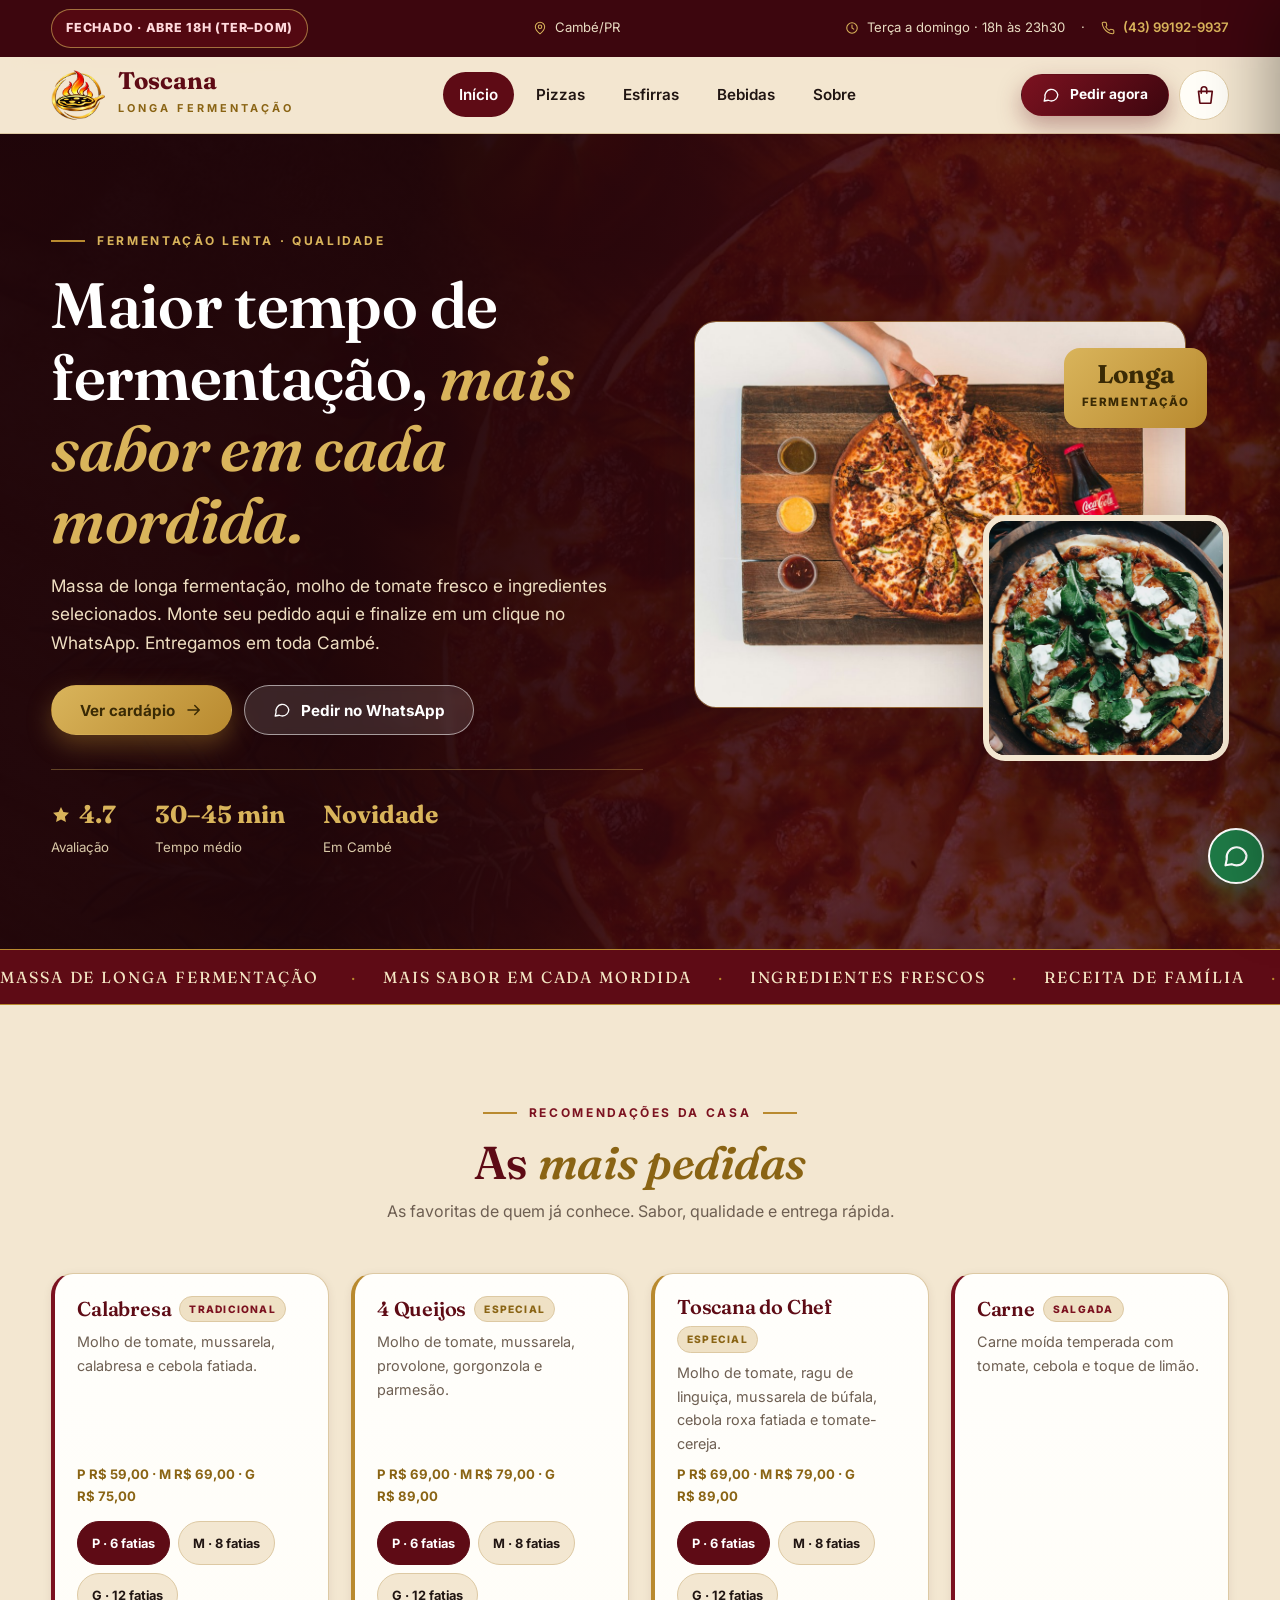
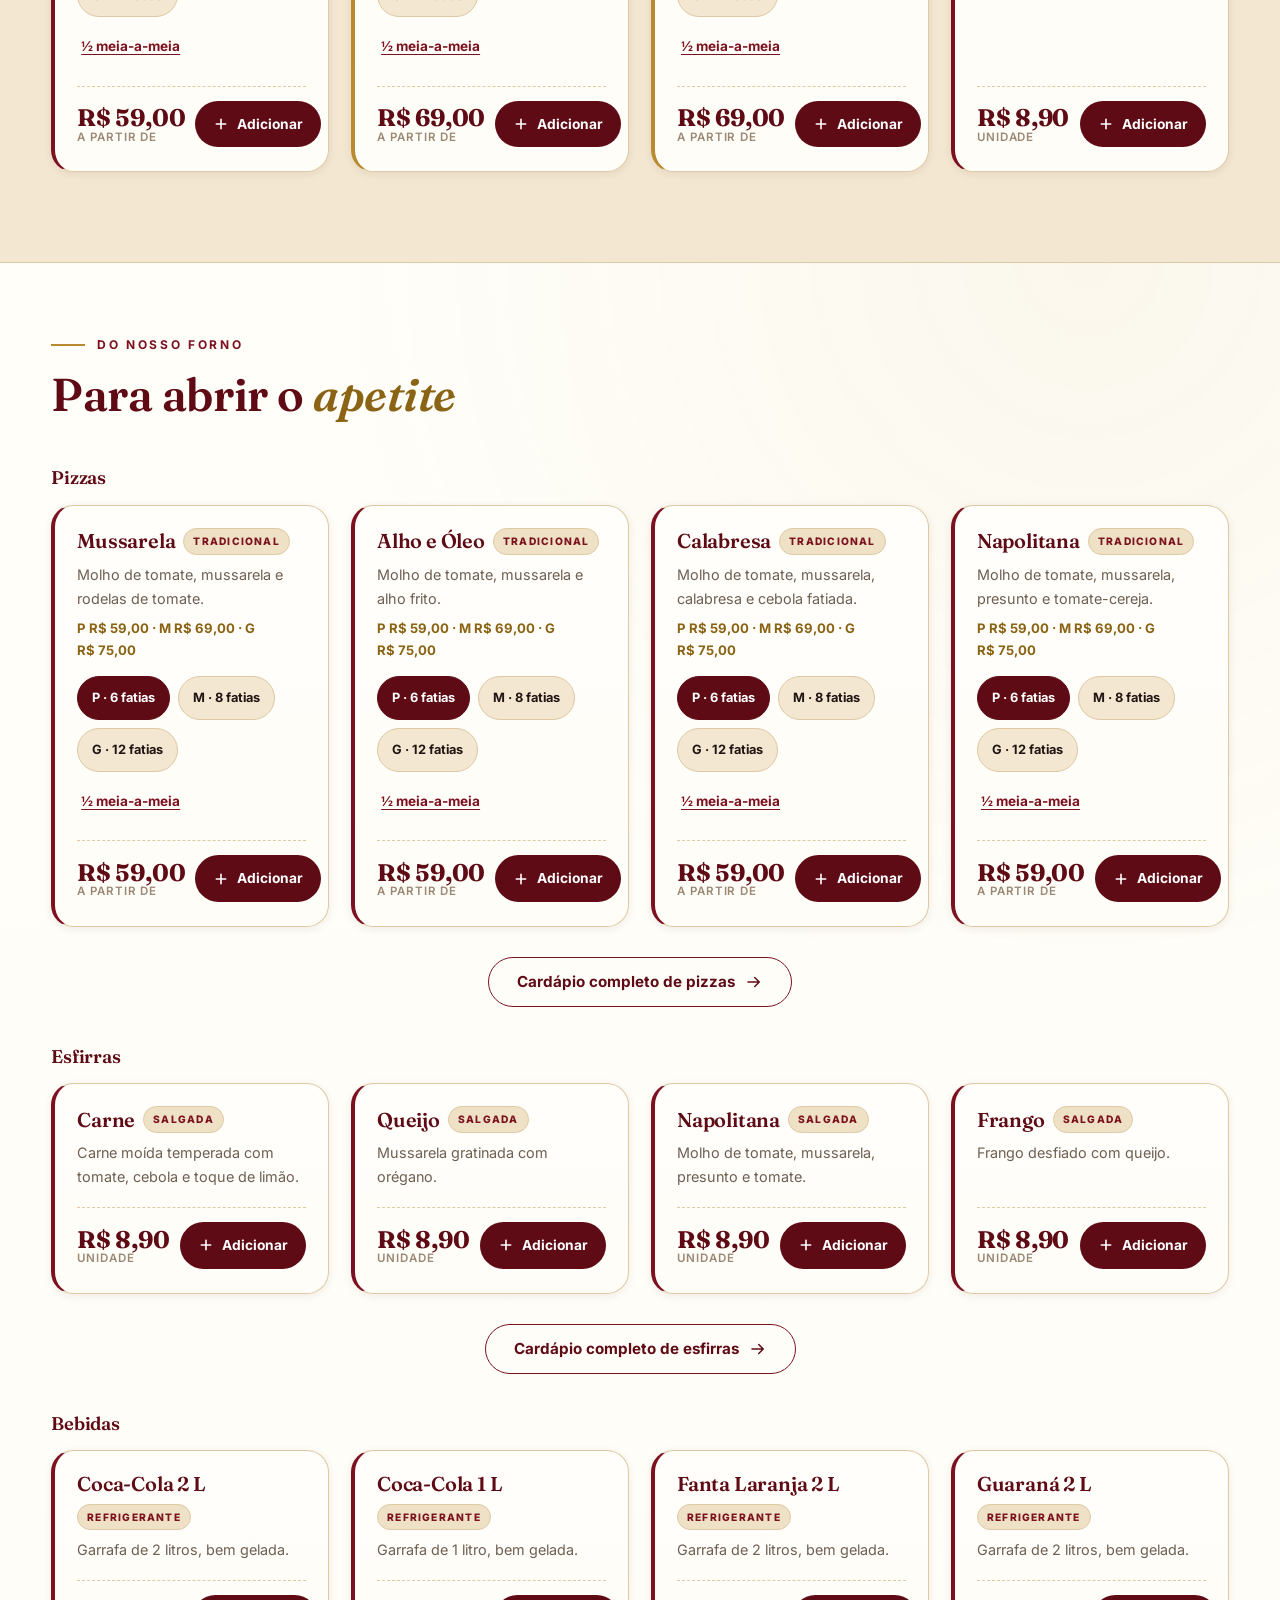
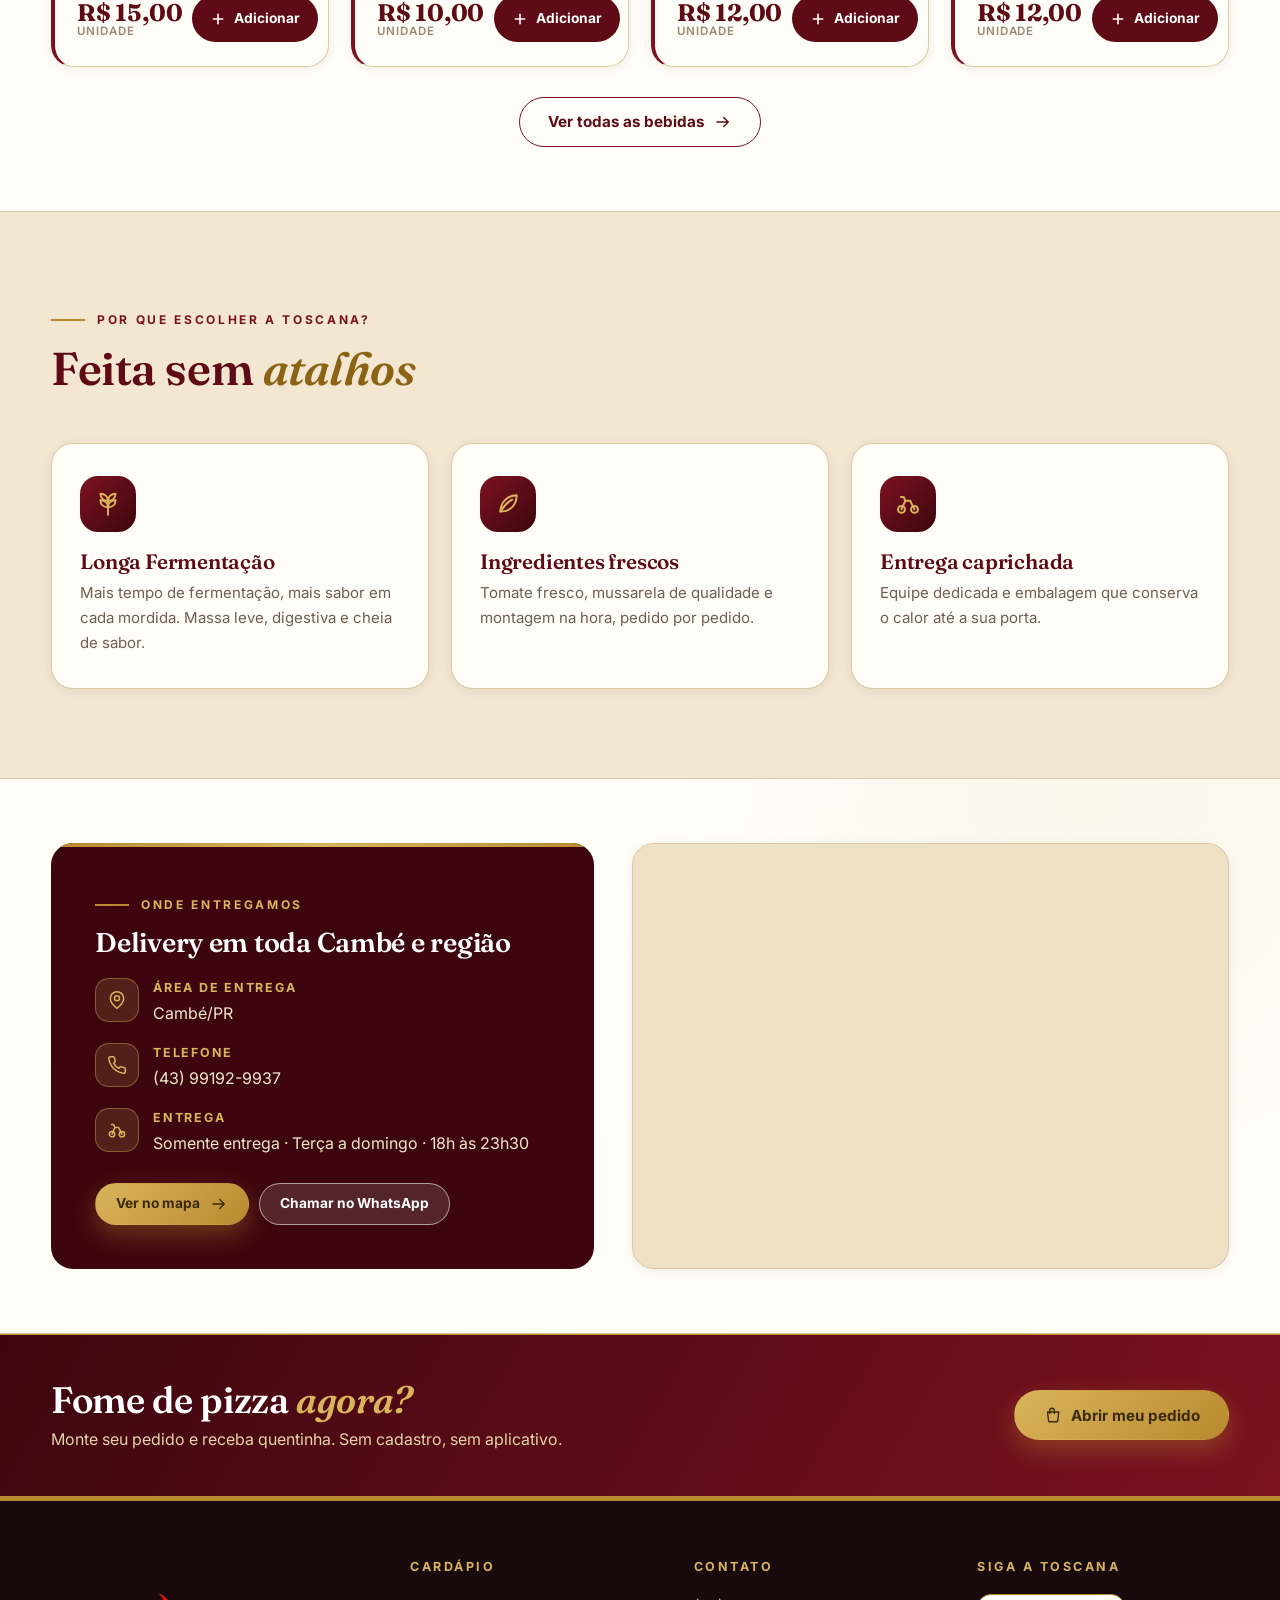
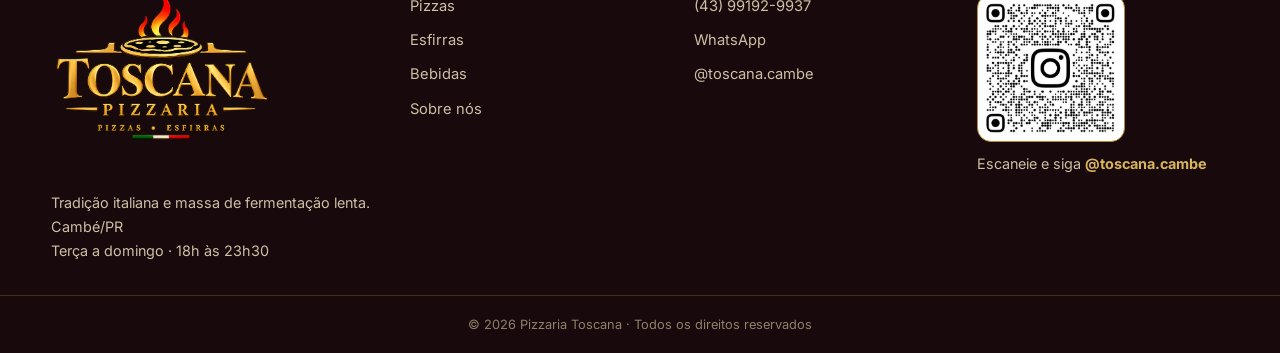
<file: index.html>
<!DOCTYPE html>
<html lang="pt-BR">
<head>
<meta charset="UTF-8">
<meta name="viewport" content="width=device-width, initial-scale=1.0">
<title>Toscana — Pizzas e Esfirras em Cambé</title>
<meta name="description" content="Pizzaria Toscana: pizzas artesanais de fermentação lenta e esfirras fresquinhas, com entrega em Cambé. Monte seu pedido e finalize pelo WhatsApp.">
<link rel="icon" type="image/png" href="/assets/logo-mini.PNG">
<meta property="og:title" content="Pizzaria Toscana — Delivery em Cambé">
<meta property="og:description" content="Mais tempo de fermentação, mais sabor em cada mordida. Peça pelo WhatsApp.">
<meta property="og:image" content="assets/hero.jpg">
<link rel="preload" as="image" href="/assets/hero.jpg" fetchpriority="high">
<link rel="preconnect" href="https://fonts.googleapis.com">
<link rel="preconnect" href="https://fonts.gstatic.com" crossorigin>
<link href="https://fonts.googleapis.com/css2?family=Fraunces:ital,opsz,wght@0,9..144,500;0,9..144,650;1,9..144,500;1,9..144,650&family=Inter:wght@400;600;700;800&display=swap" rel="stylesheet">
<link rel="stylesheet" href="/css/style.css?v=6">
<meta name="theme-color" content="#3d060e">
<link rel="manifest" href="/manifest.json">
<script type="application/ld+json">{"@context":"https://schema.org","@type":"FoodEstablishment","name":"Pizzaria Toscana"}</script>
</head>
<body>

<svg width="0" height="0" style="position:absolute" aria-hidden="true">
  <defs>
    <symbol id="i-bag" viewBox="0 0 24 24" fill="none" stroke="currentColor" stroke-width="1.8" stroke-linecap="round" stroke-linejoin="round"><path d="M6 8h15l-1.5 12.5a1 1 0 0 1-1 .5H8.5a1 1 0 0 1-1-.5L6 8Z"/><path d="M9 10V6a3 3 0 0 1 6 0v4"/></symbol>
    <symbol id="i-phone" viewBox="0 0 24 24" fill="none" stroke="currentColor" stroke-width="1.8" stroke-linecap="round" stroke-linejoin="round"><path d="M22 16.9v3a2 2 0 0 1-2.2 2 19.8 19.8 0 0 1-8.6-3.1 19.5 19.5 0 0 1-6-6A19.8 19.8 0 0 1 2.1 4.2 2 2 0 0 1 4.1 2h3a2 2 0 0 1 2 1.7c.1 1 .4 2 .7 2.9a2 2 0 0 1-.5 2.1L8.1 10a16 16 0 0 0 6 6l1.3-1.3a2 2 0 0 1 2.1-.4c.9.3 1.9.5 2.9.7a2 2 0 0 1 1.6 2Z"/></symbol>
    <symbol id="i-pin" viewBox="0 0 24 24" fill="none" stroke="currentColor" stroke-width="1.8" stroke-linecap="round" stroke-linejoin="round"><path d="M20 10c0 6-8 12-8 12S4 16 4 10a8 8 0 0 1 16 0Z"/><circle cx="12" cy="10" r="3"/></symbol>
    <symbol id="i-clock" viewBox="0 0 24 24" fill="none" stroke="currentColor" stroke-width="1.8" stroke-linecap="round"><circle cx="12" cy="12" r="9"/><path d="M12 7v5l3 2"/></symbol>
    <symbol id="i-star" viewBox="0 0 24 24" fill="currentColor"><path d="M12 2.5l2.9 6 6.6.9-4.8 4.6 1.2 6.5L12 17.4l-5.9 3.1 1.2-6.5L2.5 9.4l6.6-.9Z"/></symbol>
    <symbol id="i-arrow" viewBox="0 0 24 24" fill="none" stroke="currentColor" stroke-width="2" stroke-linecap="round" stroke-linejoin="round"><path d="M4 12h15M13 6l6 6-6 6"/></symbol>
    <symbol id="i-flame" viewBox="0 0 24 24" fill="none" stroke="currentColor" stroke-width="1.8" stroke-linecap="round" stroke-linejoin="round"><path d="M12 22c4 0 7-2.8 7-6.5 0-4-3-6.5-4.5-9C13 4 12 2.5 12 2.5S11 4 9.5 6.5C8 9 5 11 5 15.5 5 19.2 8 22 12 22Z"/><path d="M12 22c-1.5 0-2.5-1-2.5-2.3 0-1.5 1.2-2.3 2.5-3.7 1.3 1.4 2.5 2.2 2.5 3.7 0 1.3-1 2.3-2.5 2.3Z"/></symbol>
    <symbol id="i-wheat" viewBox="0 0 24 24" fill="none" stroke="currentColor" stroke-width="1.8" stroke-linecap="round" stroke-linejoin="round"><path d="M12 22V9"/><path d="M12 9C12 5 9 2.5 5 2.5c0 4 3 6.5 7 6.5Z"/><path d="M12 9c0-4 3-6.5 7-6.5 0 4-3 6.5-7 6.5Z"/><path d="M12 15c0-4-3-6.5-7-6.5 0 4 3 6.5 7 6.5Z"/><path d="M12 15c0-4 3-6.5 7-6.5 0 4-3 6.5-7 6.5Z"/></symbol>
    <symbol id="i-leaf" viewBox="0 0 24 24" fill="none" stroke="currentColor" stroke-width="1.8" stroke-linecap="round" stroke-linejoin="round"><path d="M5 19C5 9 13 4 20 4c0 8-5 15-15 15Z"/><path d="M5 19c3-5 7-9 11-11"/></symbol>
    <symbol id="i-x" viewBox="0 0 24 24" fill="none" stroke="currentColor" stroke-width="2.2" stroke-linecap="round"><path d="M6 6l12 12M18 6 6 18"/></symbol>
    <symbol id="i-menu" viewBox="0 0 24 24" fill="none" stroke="currentColor" stroke-width="2" stroke-linecap="round"><path d="M4 7h16M4 12h16M4 17h16"/></symbol>
    <symbol id="i-chat" viewBox="0 0 24 24" fill="none" stroke="currentColor" stroke-width="1.8" stroke-linecap="round" stroke-linejoin="round"><path d="M21 11.5a8.5 8.5 0 0 1-8.5 8.5c-1.5 0-3-.4-4.2-1L3 20l1.1-5.2A8.5 8.5 0 1 1 21 11.5Z"/></symbol>
    <symbol id="i-bike" viewBox="0 0 24 24" fill="none" stroke="currentColor" stroke-width="1.8" stroke-linecap="round" stroke-linejoin="round"><circle cx="6" cy="17" r="3.2"/><circle cx="18" cy="17" r="3.2"/><path d="M6 17 9.5 9H14l4 8M9.5 9 8 5.5H5.5"/></symbol>
    <symbol id="i-check" viewBox="0 0 24 24" fill="none" stroke="currentColor" stroke-width="2.2" stroke-linecap="round" stroke-linejoin="round"><path d="M4 12.5l5 5L20 6.5"/></symbol>
  </defs>
</svg>

<div class="topbar">
  <div class="container">
    <span class="topbar-item"><span class="open-badge" data-open-badge>Aberto</span></span><span class="topbar-item topbar-item--hide-mobile"><svg><use href="#i-pin"/></svg><span data-bind="address">Cambé/PR</span></span>
    <span class="topbar-item"><svg><use href="#i-clock"/></svg><span data-bind="hours">Terça a domingo · 18h às 23h30</span>&nbsp;&nbsp;·&nbsp;&nbsp;<svg><use href="#i-phone"/></svg><a data-bind="phone-href" href="#"><span data-bind="phone">(43) 99192-9937</span></a></span>
  </div>
</div>

<header class="site-header" id="siteHeader">
  <div class="container header-inner">
    <a class="brand" href="/" aria-label="Pizzaria Toscana — início">
      <span class="brand-badge"><img src="/assets/logo-mini.PNG" alt="Toscana" width="52" height="52"></span>
      <span><span class="brand-name">Toscana</span><span class="brand-sub">Longa Fermentação</span></span>
    </a>
    <nav class="main-nav" aria-label="Navegação principal">
      <a href="/" class="is-active">Início</a>
      <a href="/pizzas">Pizzas</a>
      <a href="/esfirras">Esfirras</a>
      <a href="/bebidas">Bebidas</a>
      <a href="/sobre">Sobre</a>
    </nav>
    <div class="header-actions">
      <a class="btn btn--wine btn--sm" data-bind="wa" href="#"><svg><use href="#i-chat"/></svg>Pedir agora</a>
      <button class="bag-btn" type="button" data-open-cart aria-label="Abrir pedido"><svg><use href="#i-bag"/></svg><span class="bag-count" data-cart-count style="display:none">0</span></button>
      <button class="nav-toggle" type="button" id="mobileOpen" aria-label="Abrir menu"><svg><use href="#i-menu"/></svg></button>
    </div>
  </div>
</header>

<nav class="mobile-nav" id="mobileNav" aria-label="Menu">
  <div style="display:flex;justify-content:flex-end"><button class="icon-btn" type="button" id="mobileClose" aria-label="Fechar menu" style="border-color:var(--line);color:var(--wine-800)"><svg><use href="#i-x"/></svg></button></div>
  <a class="mobile-link" href="/">Início</a>
  <a class="mobile-link" href="/pizzas">Pizzas</a>
  <a class="mobile-link" href="/esfirras">Esfirras</a>
  <a class="mobile-link" href="/bebidas">Bebidas</a>
  <a class="mobile-link" href="/sobre">Sobre</a>
  <a class="btn btn--wine btn--block" data-bind="wa" href="#">Pedir no WhatsApp</a>
</nav>

<main>
  <!-- Hero -->
  <section class="hero">
    <div class="hero-bg"><img src="/assets/hero.jpg" alt="Pizza artesanal da Pizzaria Toscana" fetchpriority="high"></div>
    <div class="container">
      <div>
        <span class="eyebrow eyebrow--light">Fermentação lenta · Qualidade</span>
        <h1>Maior tempo de fermentação, <em>mais sabor em cada mordida.</em></h1>
        <p class="lead">Massa de longa fermentação, molho de tomate fresco e ingredientes selecionados. Monte seu pedido aqui e finalize em um clique no WhatsApp. Entregamos em toda Cambé.</p>
        <div class="hero-cta">
          <a href="/pizzas" class="btn btn--gold">Ver cardápio<svg><use href="#i-arrow"/></svg></a>
          <a data-bind="wa" href="#" class="btn btn--light"><svg><use href="#i-chat"/></svg>Pedir no WhatsApp</a>
        </div>
        <div class="hero-proof">
          <div class="proof"><strong><svg><use href="#i-star"/></svg>4.7</strong><span>Avaliação</span></a></div>
          <div class="proof"><strong>30–45 min</strong><span>Tempo médio</span></div>
          <div class="proof"><strong>Novidade</strong><span>Em Cambé</span></div>
        </div>
      </div>
      <div class="collage" aria-hidden="true">
        <div class="collage-main"><img src="/assets/pizza-toscana.jpg" alt="Pizza especial da casa" loading="lazy" decoding="async" width="640" height="480"></div>
        <div class="collage-badge"><strong>Longa</strong><span>Fermentação</span></div>
        <div class="collage-small"><img src="/assets/forno.jpg" alt="Pizza assando no forno" loading="lazy" decoding="async" width="400" height="400"></div>
      </div>
    </div>
  </section>

  <!-- Faixa -->
  <div class="marquee" aria-hidden="true">
      <div class="marquee-track">
        <span>Massa de longa fermentação </span><span>Mais sabor em cada mordida</span><span>Ingredientes frescos</span><span>Receita de família</span>
        <span>Massa de longa fermentação </span><span>Mais sabor em cada mordida</span><span>Ingredientes frescos</span><span>Receita de família</span>
    </div>
  </div>

  <!-- Mais pedidas -->
  <section class="section">
    <div class="container">
      <div class="section-head section-head--center">
        <span class="eyebrow eyebrow--center">Recomendações da casa</span>
        <h2>As <em>mais pedidas</em></h2>
        <p>As favoritas de quem já conhece. Sabor, qualidade e entrega rápida.</p>
      </div>
      <div class="grid grid--4" data-menu="featured"></div>
    </div>
  </section>

  <!-- Prévia do cardápio -->
  <section class="section section--white section--tight">
    <div class="container">
      <div class="section-head">
        <span class="eyebrow">Do nosso forno</span>
        <h2>Para abrir o <em>apetite</em></h2>
      </div>
      <h3 style="font-size:1.15rem;color:var(--wine-800);margin-bottom:16px">Pizzas</h3>
      <div class="grid grid--4" data-menu="pizzas" data-limit="4"></div>
      <div class="section-more"><a href="/pizzas" class="btn btn--ghost">Cardápio completo de pizzas<svg><use href="#i-arrow"/></svg></a></div>
      <h3 style="font-size:1.15rem;color:var(--wine-800);margin:40px 0 16px">Esfirras</h3>
      <div class="grid grid--4" data-menu="esfirras" data-limit="4"></div>
      <div class="section-more"><a href="/esfirras" class="btn btn--ghost">Cardápio completo de esfirras<svg><use href="#i-arrow"/></svg></a></div>
      <h3 style="font-size:1.15rem;color:var(--wine-800);margin:40px 0 16px">Bebidas</h3>
      <div class="grid grid--4" data-menu="bebidas" data-limit="4"></div>
      <div class="section-more"><a href="/bebidas" class="btn btn--ghost">Ver todas as bebidas<svg><use href="#i-arrow"/></svg></a></div>
    </div>
  </section>

  <!-- Diferenciais -->
  <section class="section">
    <div class="container">
      <div class="section-head">
        <span class="eyebrow">Por que escolher a Toscana?</span>
        <h2>Feita sem <em>atalhos</em></h2>
      </div>
      <div class="values">
        <div class="value-card">
          <div class="value-ico"><svg><use href="#i-wheat"/></svg></div>
          <h3>Longa Fermentação</h3>
          <p>Mais tempo de fermentação, mais sabor em cada mordida. Massa leve, digestiva e cheia de sabor.</p>
        </div>
        <div class="value-card">
          <div class="value-ico"><svg><use href="#i-leaf"/></svg></div>
          <h3>Ingredientes frescos</h3>
          <p>Tomate fresco, mussarela de qualidade e montagem na hora, pedido por pedido.</p>
        </div>
        <div class="value-card">
          <div class="value-ico"><svg><use href="#i-bike"/></svg></div>
          <h3>Entrega caprichada</h3>
          <p>Equipe dedicada e embalagem que conserva o calor até a sua porta.</p>
        </div>
      </div>
    </div>
  </section>

  <!-- Localizacao -->
  <section class="section section--white section--tight">
    <div class="container split">
      <div class="info-panel">
        <span class="eyebrow eyebrow--light">Onde entregamos</span>
        <h3>Delivery em toda Cambé e região</h3>
        <ul class="info-list">
          <li><span class="info-ico"><svg><use href="#i-pin"/></svg></span><div><strong>Área de entrega</strong><p data-bind="address">Cambé/PR e Região</p></div></li>
          <li><span class="info-ico"><svg><use href="#i-phone"/></svg></span><div><strong>Telefone</strong><p><a data-bind="phone-href" href="#"><span data-bind="phone">(43) 99192-9937</span></a></p></div></li>
          <li><span class="info-ico"><svg><use href="#i-bike"/></svg></span><div><strong>Entrega</strong><p>Somente entrega · <span data-bind="hours">Terça a domingo · 18h às 23h30</span></p></div></li>
        </ul>
        <div class="info-actions">
          <a id="btnRotas" href="#" class="btn btn--gold btn--sm">Ver no mapa<svg><use href="#i-arrow"/></svg></a>
          <a data-bind="wa" href="#" class="btn btn--light btn--sm">Chamar no WhatsApp</a>
        </div>
      </div>
      <div class="map-frame"><iframe id="mapEmbed" title="Mapa — Pizzaria Toscana" loading="lazy" referrerpolicy="no-referrer-when-downgrade"></iframe></div>
    </div>
  </section>

  <!-- CTA -->
  <div class="cta-band">
    <div class="container">
      <div><h2>Fome de pizza <em>agora?</em></h2><p>Monte seu pedido e receba quentinha. Sem cadastro, sem aplicativo.</p></div>
      <button class="btn btn--gold" type="button" data-open-cart><svg><use href="#i-bag"/></svg>Abrir meu pedido</button>
    </div>
  </div>
</main>

<footer class="site-footer">
  <div class="container footer-grid">
    <div>
      <img class="footer-logo" src="/assets/logo-full.PNG" alt="Pizzaria Toscana — Pizzas e Esfirras">
      <p style="margin-top:14px">Tradição italiana e massa de fermentação lenta.<br><span data-bind="address">Cambé/PR</span><br><span data-bind="hours">Terça a domingo · 18h às 23h30</span></p>
    </div>
    <div><h4>Cardápio</h4><ul><li><a href="/pizzas">Pizzas</a></li><li><a href="/esfirras">Esfirras</a></li><li><a href="/bebidas">Bebidas</a></li><li><a href="/sobre">Sobre nós</a></li></ul></div>
    <div><h4>Contato</h4><ul><li><a data-bind="phone-href" href="#"><span data-bind="phone">(43) 99192-9937</span></a></li><li><a data-bind="wa" href="#">WhatsApp</a></li><li><a data-bind="ig" href="#" target="_blank" rel="noopener"><span data-bind="ig-handle">@toscana.cambe</span></a></li></ul></div>
    <div><h4>Siga a Toscana</h4><a class="qr-card" data-bind="ig" href="#" target="_blank" rel="noopener" aria-label="Abrir o Instagram da Toscana"><img src="/assets/qrcodeig.JPG" alt="QR Code do Instagram @toscana.cambe"></a><p class="qr-caption">Escaneie e siga <strong data-bind="ig-handle">@toscana.cambe</strong></p></div>
  </div>
  <div class="footer-bottom">© <span id="ano"></span> Pizzaria Toscana · Todos os direitos reservados</div>
</footer>

<!-- Carrinho -->
<div class="scrim" id="cartScrim"></div>
<aside class="cart-drawer" id="cartDrawer" role="dialog" aria-modal="true" aria-label="Seu pedido">
  <div class="drawer-head">
    <div><h3>Seu pedido</h3><p>Revise e finalize no WhatsApp</p></div>
    <button class="icon-btn" type="button" data-close-cart aria-label="Fechar"><svg><use href="#i-x"/></svg></button>
  </div>
  <div class="drawer-items" id="cartItems"></div>
  <div class="drawer-foot">
    <div class="total-line"><span>Total do pedido</span><strong id="cartTotal">R$ 0,00</strong></div>
    <button class="btn btn--green btn--block" id="btnCheckout" type="button" data-open-checkout><svg><use href="#i-check"/></svg>Finalizar no WhatsApp</button>
    <p class="foot-note">Taxa de entrega e pagamento combinadas no WhatsApp.</p>
  </div>
</aside>

<!-- Checkout -->
<div class="modal" id="checkoutModal" role="dialog" aria-modal="true" aria-label="Finalizar pedido">
  <div class="modal-card">
    <div class="modal-head"><h3>Finalizar pedido</h3><p>Resumo · Total <strong id="checkoutTotal">R$ 0,00</strong></p></div>
    <form class="modal-body" id="checkoutForm" novalidate>
      <div class="order-resume" id="orderResume"></div>
      <div class="field"><label for="fName">Nome <i>*</i></label><input id="fName" name="name" autocomplete="name" autocapitalize="words" enterkeyhint="next" aria-describedby="fName-err" placeholder="Seu nome"><span class="field-error" id="fName-err">Informe seu nome.</span></div>
      <div class="field"><label for="fPhone">Telefone / WhatsApp <i>*</i></label><input id="fPhone" name="phone" inputmode="tel" autocomplete="tel" enterkeyhint="next" aria-describedby="fPhone-err" placeholder="(43) 99999-9999"><span class="field-error" id="fPhone-err">Informe um telefone valido com DDD.</span></div>
      <div class="field"><label for="fAddress">Rua e número <i>*</i></label><input id="fAddress" name="address" autocomplete="street-address" enterkeyhint="next" aria-describedby="fAddress-err" placeholder="Rua, número"><span class="field-error" id="fAddress-err">Informe rua e número.</span></div>
      <div class="field"><label for="fDistrict">Bairro <i>*</i></label><select id="fDistrict" name="district"><option value="">Selecione o bairro...</option></select><span class="field-error" id="fDistrict-err">Selecione o bairro para calcular a entrega.</span></div>
      <div class="fee-preview" id="feePreview" role="status"></div>
      <div class="field-2col"><div class="field"><label for="fPayment">Pagamento <i>*</i></label><select id="fPayment"><option value="">Selecione...</option><option>Pix</option><option>Cartão na entrega</option><option>Dinheiro</option></select><span class="field-error" id="fPayment-err">Selecione a forma de pagamento.</span></div><div class="field" id="fChangeWrap"><label for="fChange">Troco para (se dinheiro)</label><input id="fChange" inputmode="decimal" placeholder="Ex: 100"></div></div>
      <div class="field"><label for="fNotes">Complemento / observações</label><input id="fNotes" name="notes" autocomplete="off" enterkeyhint="done" placeholder="Apto, ponto de referência..."></div>
      <div class="modal-foot"><button type="submit" class="btn btn--green btn--block"><svg><use href="#i-chat"/></svg>Enviar pedido no WhatsApp</button>
      <button type="button" class="btn btn--ghost btn--block" data-close-checkout>Voltar ao pedido</button></div>
    </form>
  </div>
</div>

<div class="modal" id="halfModal" role="dialog" aria-modal="true" aria-label="Montar meia-a-meia"><div class="modal-card"><div class="modal-head"><h3 id="halfTitle">Montar meia-a-meia</h3><p id="halfFee"></p></div><div class="modal-body"><div class="half-list" id="halfOptions"></div><div class="field"><label for="halfNotes">Observacao da pizza (opcional)</label><input id="halfNotes" maxlength="80" inputmode="text" enterkeyhint="done" placeholder="Ex: bem assada, sem cebola"></div><button type="button" class="btn btn--wine btn--block" data-confirm-half>Adicionar meia-a-meia</button><button type="button" class="btn btn--ghost btn--block" data-close-half>Cancelar</button></div></div></div><div class="modal" id="successModal" role="dialog" aria-modal="true" aria-label="Pedido enviado"><div class="modal-card"><div class="modal-head"><h3>Pedido enviado!</h3><p>Ja abrimos o WhatsApp para voce confirmar</p></div><div class="modal-body"><div class="success-check"><svg viewBox="0 0 24 24" fill="none" stroke="currentColor" stroke-width="2.2" stroke-linecap="round" stroke-linejoin="round"><path d="M4 12.5l5 5L20 6.5"/></svg></div><p id="successText"></p><button type="button" class="btn btn--green btn--block" data-close-success>Voltar ao cardapio</button><button type="button" class="btn btn--ghost btn--block" id="btnReorder" style="display:none">Pedir o ultimo pedido de novo</button></div></div></div><div class="sticky-bar" id="stickyBar" role="status"><div><strong id="stickyTotal">R$ 0,00</strong><br><span id="stickyCount"></span></div><button class="btn btn--gold btn--sm" type="button" data-open-cart>Abrir pedido</button></div>

<div class="toast" id="toast" role="status"></div>
<a class="float-wa" data-bind="wa" href="#" aria-label="Conversar no WhatsApp"><svg><use href="#i-chat"/></svg></a>

<script>if("serviceWorker" in navigator){window.addEventListener("load",function(){navigator.serviceWorker.register("/sw.js",{updateViaCache:"none"}).catch(function(){});});}</script>
<script src="/js/data.js"></script>
<script src="/js/store.js"></script>
<script src="/js/app.js"></script>
</body>
</html>
</file>
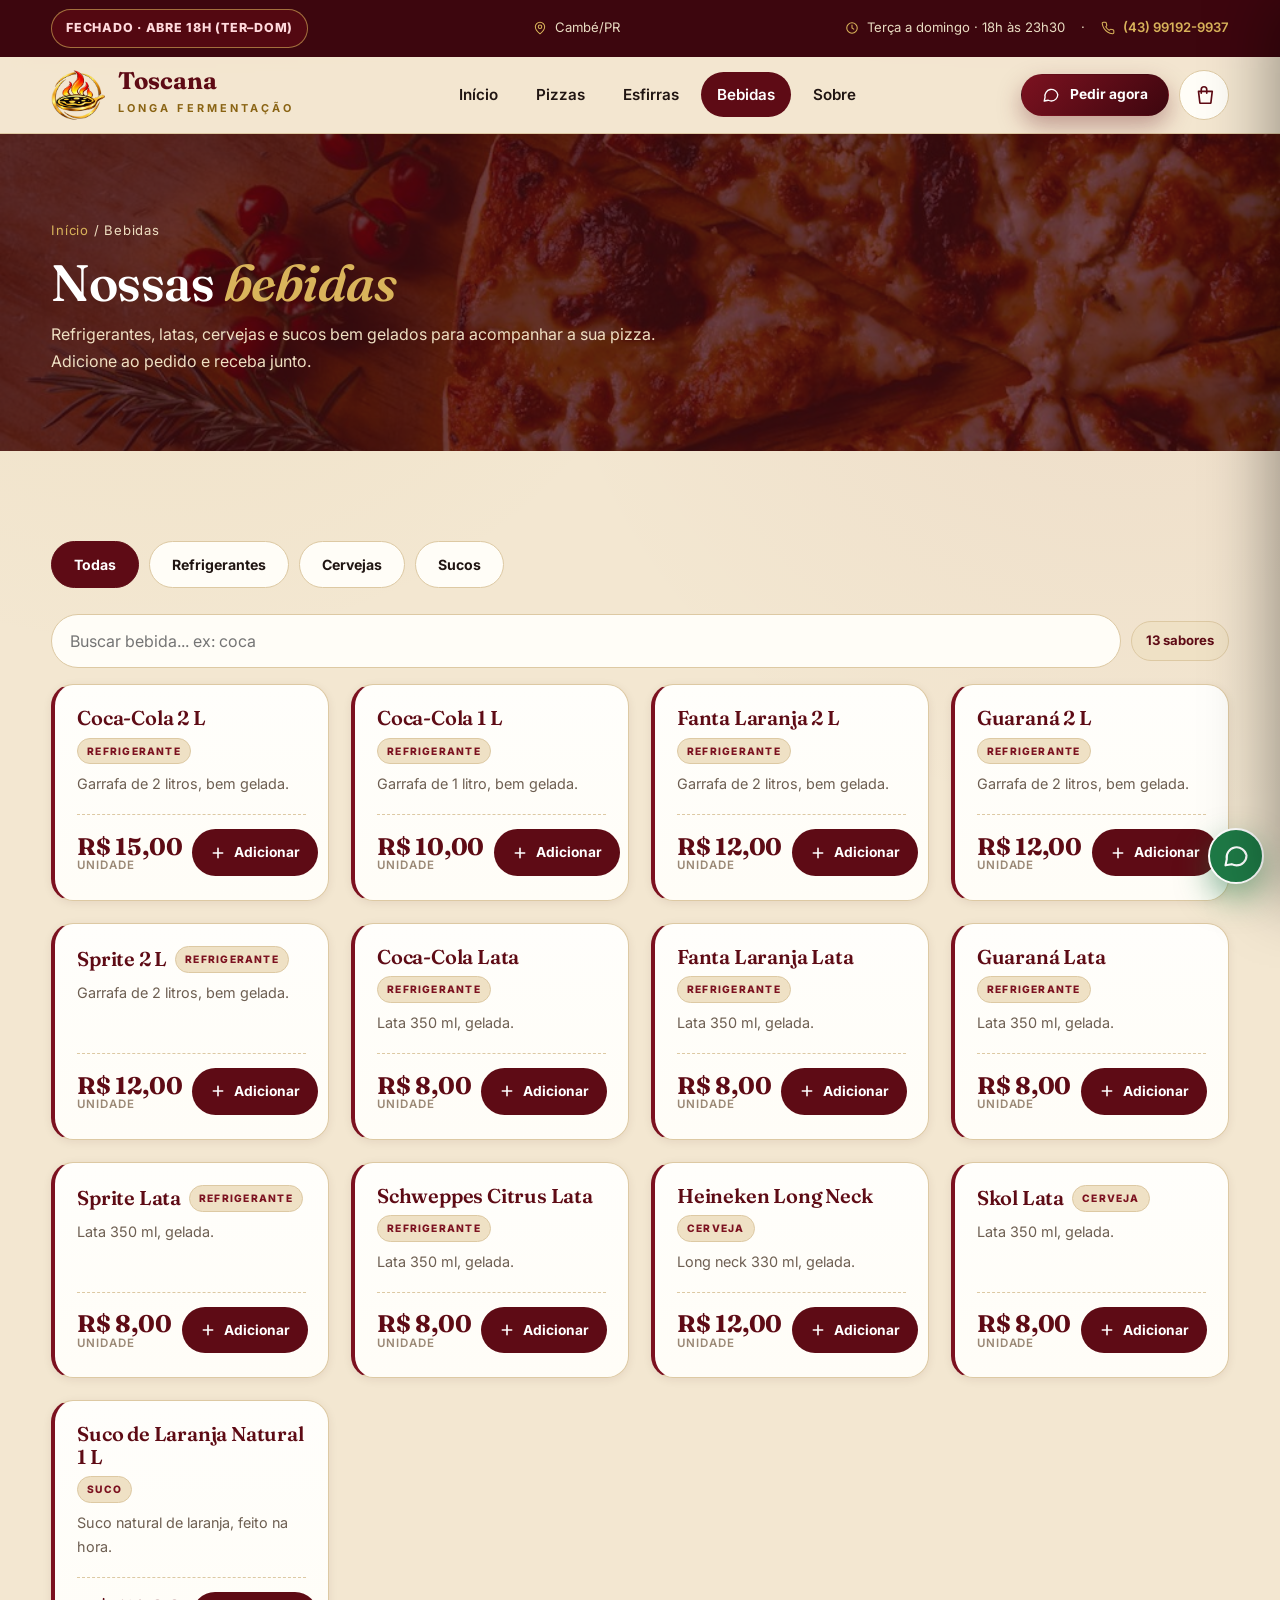
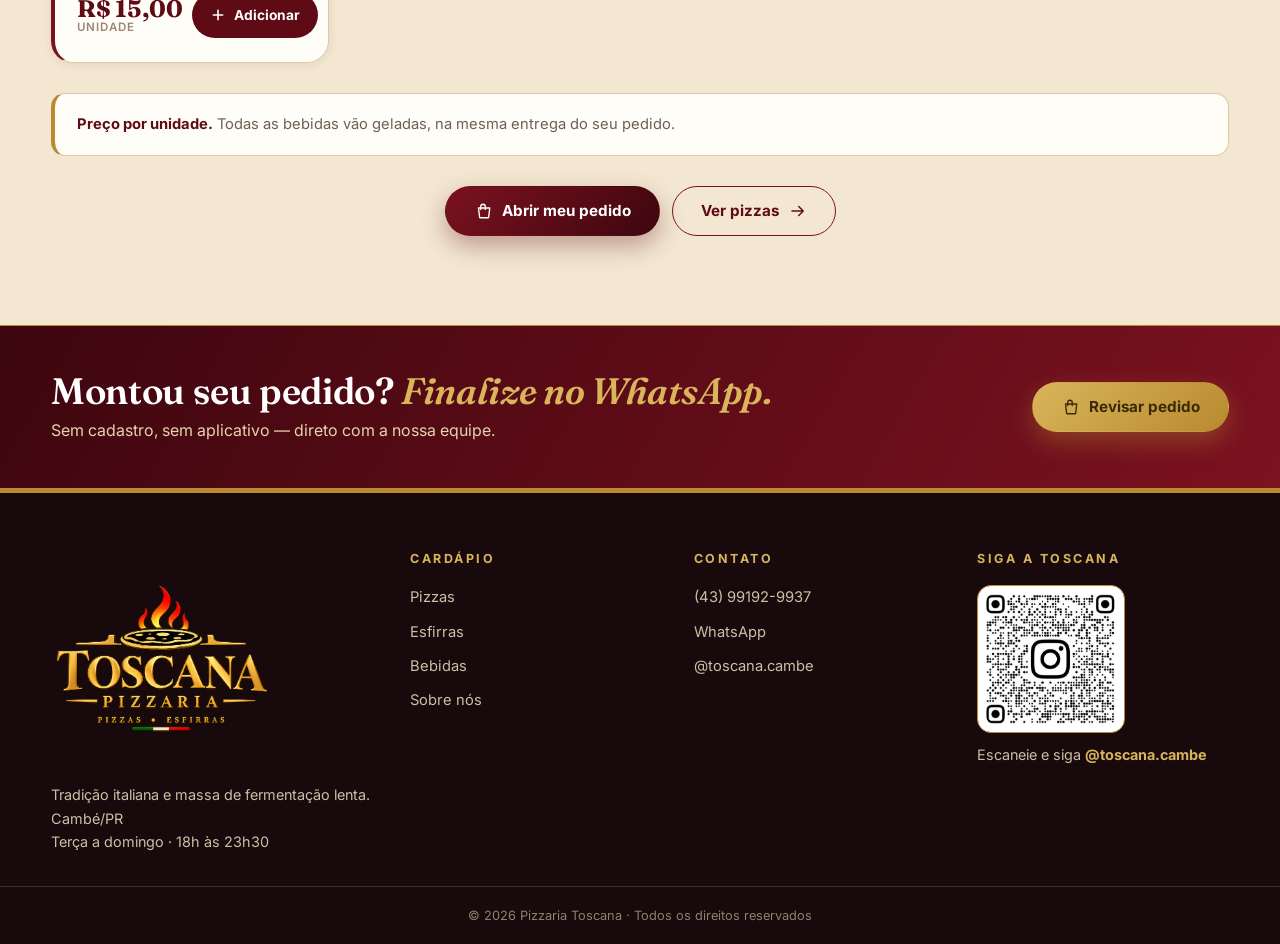
<file: bebidas.html>
<!DOCTYPE html>
<html lang="pt-BR">
<head>
<meta charset="UTF-8">
<meta name="viewport" content="width=device-width, initial-scale=1.0">
<title>Bebidas — Pizzaria Toscana</title>
<meta name="description" content="Bebidas geladas da Toscana: refrigerantes, latas, cervejas e sucos para acompanhar sua pizza. Peça pelo WhatsApp.">
<link rel="icon" type="image/png" href="/assets/logo-mini.PNG">
<link rel="preconnect" href="https://fonts.googleapis.com">
<link rel="preconnect" href="https://fonts.gstatic.com" crossorigin>
<link href="https://fonts.googleapis.com/css2?family=Fraunces:ital,opsz,wght@0,9..144,500;0,9..144,650;1,9..144,500;1,9..144,650&family=Inter:wght@400;600;700;800&display=swap" rel="stylesheet">
<link rel="stylesheet" href="/css/style.css?v=6">
<meta name="theme-color" content="#3d060e">
<link rel="manifest" href="/manifest.json">
<script type="application/ld+json">{"@context":"https://schema.org","@type":"FoodEstablishment","name":"Pizzaria Toscana"}</script>
</head>
<body>

<svg width="0" height="0" style="position:absolute" aria-hidden="true">
  <defs>
    <symbol id="i-bag" viewBox="0 0 24 24" fill="none" stroke="currentColor" stroke-width="1.8" stroke-linecap="round" stroke-linejoin="round"><path d="M6 8h15l-1.5 12.5a1 1 0 0 1-1 .5H8.5a1 1 0 0 1-1-.5L6 8Z"/><path d="M9 10V6a3 3 0 0 1 6 0v4"/></symbol>
    <symbol id="i-phone" viewBox="0 0 24 24" fill="none" stroke="currentColor" stroke-width="1.8" stroke-linecap="round" stroke-linejoin="round"><path d="M22 16.9v3a2 2 0 0 1-2.2 2 19.8 19.8 0 0 1-8.6-3.1 19.5 19.5 0 0 1-6-6A19.8 19.8 0 0 1 2.1 4.2 2 2 0 0 1 4.1 2h3a2 2 0 0 1 2 1.7c.1 1 .4 2 .7 2.9a2 2 0 0 1-.5 2.1L8.1 10a16 16 0 0 0 6 6l1.3-1.3a2 2 0 0 1 2.1-.4c.9.3 1.9.5 2.9.7a2 2 0 0 1 1.6 2Z"/></symbol>
    <symbol id="i-pin" viewBox="0 0 24 24" fill="none" stroke="currentColor" stroke-width="1.8" stroke-linecap="round" stroke-linejoin="round"><path d="M20 10c0 6-8 12-8 12S4 16 4 10a8 8 0 0 1 16 0Z"/><circle cx="12" cy="10" r="3"/></symbol>
    <symbol id="i-clock" viewBox="0 0 24 24" fill="none" stroke="currentColor" stroke-width="1.8" stroke-linecap="round"><circle cx="12" cy="12" r="9"/><path d="M12 7v5l3 2"/></symbol>
    <symbol id="i-arrow" viewBox="0 0 24 24" fill="none" stroke="currentColor" stroke-width="2" stroke-linecap="round" stroke-linejoin="round"><path d="M4 12h15M13 6l6 6-6 6"/></symbol>
    <symbol id="i-x" viewBox="0 0 24 24" fill="none" stroke="currentColor" stroke-width="2.2" stroke-linecap="round"><path d="M6 6l12 12M18 6 6 18"/></symbol>
    <symbol id="i-menu" viewBox="0 0 24 24" fill="none" stroke="currentColor" stroke-width="2" stroke-linecap="round"><path d="M4 7h16M4 12h16M4 17h16"/></symbol>
    <symbol id="i-chat" viewBox="0 0 24 24" fill="none" stroke="currentColor" stroke-width="1.8" stroke-linecap="round" stroke-linejoin="round"><path d="M21 11.5a8.5 8.5 0 0 1-8.5 8.5c-1.5 0-3-.4-4.2-1L3 20l1.1-5.2A8.5 8.5 0 1 1 21 11.5Z"/></symbol>
    <symbol id="i-check" viewBox="0 0 24 24" fill="none" stroke="currentColor" stroke-width="2.2" stroke-linecap="round" stroke-linejoin="round"><path d="M4 12.5l5 5L20 6.5"/></symbol>
  </defs>
</svg>

<div class="topbar">
  <div class="container">
    <span class="topbar-item"><span class="open-badge" data-open-badge>Aberto</span></span><span class="topbar-item topbar-item--hide-mobile"><svg><use href="#i-pin"/></svg><span data-bind="address">Cambé/PR</span></span>
    <span class="topbar-item"><svg><use href="#i-clock"/></svg><span data-bind="hours">Terça a domingo · 18h às 23h30</span>&nbsp;&nbsp;·&nbsp;&nbsp;<svg><use href="#i-phone"/></svg><a data-bind="phone-href" href="#"><span data-bind="phone">(43) 99192-9937</span></a></span>
  </div>
</div>

<header class="site-header" id="siteHeader">
  <div class="container header-inner">
    <a class="brand" href="/" aria-label="Pizzaria Toscana — início">
      <span class="brand-badge"><img src="/assets/logo-mini.PNG" alt="Toscana" width="52" height="52"></span>
      <span><span class="brand-name">Toscana</span><span class="brand-sub">Longa Fermentação</span></span>
    </a>
    <nav class="main-nav" aria-label="Navegação principal">
      <a href="/">Início</a>
      <a href="/pizzas">Pizzas</a>
      <a href="/esfirras">Esfirras</a>
      <a href="/bebidas" class="is-active">Bebidas</a>
      <a href="/sobre">Sobre</a>
    </nav>
    <div class="header-actions">
      <a class="btn btn--wine btn--sm" data-bind="wa" href="#"><svg><use href="#i-chat"/></svg>Pedir agora</a>
      <button class="bag-btn" type="button" data-open-cart aria-label="Abrir pedido"><svg><use href="#i-bag"/></svg><span class="bag-count" data-cart-count style="display:none">0</span></button>
      <button class="nav-toggle" type="button" id="mobileOpen" aria-label="Abrir menu"><svg><use href="#i-menu"/></svg></button>
    </div>
  </div>
</header>

<nav class="mobile-nav" id="mobileNav" aria-label="Menu">
  <div style="display:flex;justify-content:flex-end"><button class="icon-btn" type="button" id="mobileClose" aria-label="Fechar menu" style="border-color:var(--line);color:var(--wine-800)"><svg><use href="#i-x"/></svg></button></div>
  <a class="mobile-link" href="/">Início</a>
  <a class="mobile-link" href="/pizzas">Pizzas</a>
  <a class="mobile-link" href="/esfirras">Esfirras</a>
  <a class="mobile-link" href="/bebidas">Bebidas</a>
  <a class="mobile-link" href="/sobre">Sobre</a>
  <a class="btn btn--wine btn--block" data-bind="wa" href="#">Pedir no WhatsApp</a>
</nav>

<main>
  <div class="page-hero">
    <div class="page-hero-bg"><img src="/assets/hero.jpg" alt="Bebidas geladas da Toscana" loading="lazy" decoding="async"></div>
    <div class="container">
      <p class="crumbs"><a href="/">Início</a> / Bebidas</p>
      <h1>Nossas <em>bebidas</em></h1>
      <p>Refrigerantes, latas, cervejas e sucos bem gelados para acompanhar a sua pizza. Adicione ao pedido e receba junto.</p>
    </div>
  </div>

  <section class="section">
    <div class="container">
      <div class="filter-row" data-filters="gridBebidas">
        <button type="button" class="filter-btn is-active" data-filter="all" aria-pressed="true">Todas</button>
        <button type="button" class="filter-btn" data-filter="refrigerante" aria-pressed="false">Refrigerantes</button>
        <button type="button" class="filter-btn" data-filter="cerveja" aria-pressed="false">Cervejas</button>
        <button type="button" class="filter-btn" data-filter="suco" aria-pressed="false">Sucos</button>
      </div>
      <div class="search-row"><input type="search" data-search inputmode="search" enterkeyhint="search" placeholder="Buscar bebida... ex: coca" aria-label="Buscar bebidas"><span class="count-pill" data-count="gridBebidas" role="status"></span></div>
      <div class="grid grid--4" id="gridBebidas" data-menu="bebidas"></div>
      <div class="search-empty" data-search-empty style="display:none"><p>Nenhuma bebida encontrada. <button type="button" class="link-half" data-clear-search>Limpar busca</button></p></div>
      <div class="menu-note"><strong>Preço por unidade.</strong> Todas as bebidas vão geladas, na mesma entrega do seu pedido.</div>
      <div class="section-more">
        <button class="btn btn--wine" type="button" data-open-cart><svg><use href="#i-bag"/></svg>Abrir meu pedido</button>
        <a href="/pizzas" class="btn btn--ghost">Ver pizzas<svg><use href="#i-arrow"/></svg></a>
      </div>
    </div>
  </section>

  <div class="cta-band">
    <div class="container">
      <div><h2>Montou seu pedido? <em>Finalize no WhatsApp.</em></h2><p>Sem cadastro, sem aplicativo — direto com a nossa equipe.</p></div>
      <button class="btn btn--gold" type="button" data-open-cart><svg><use href="#i-bag"/></svg>Revisar pedido</button>
    </div>
  </div>
</main>

<footer class="site-footer">
  <div class="container footer-grid">
    <div>
      <img class="footer-logo" src="/assets/logo-full.PNG" alt="Pizzaria Toscana — Pizzas e Esfirras">
      <p style="margin-top:14px">Tradição italiana e massa de fermentação lenta.<br><span data-bind="address">Cambé/PR</span><br><span data-bind="hours">Terça a domingo · 18h às 23h30</span></p>
    </div>
    <div><h4>Cardápio</h4><ul><li><a href="/pizzas">Pizzas</a></li><li><a href="/esfirras">Esfirras</a></li><li><a href="/bebidas">Bebidas</a></li><li><a href="/sobre">Sobre nós</a></li></ul></div>
    <div><h4>Contato</h4><ul><li><a data-bind="phone-href" href="#"><span data-bind="phone">(43) 99192-9937</span></a></li><li><a data-bind="wa" href="#">WhatsApp</a></li><li><a data-bind="ig" href="#" target="_blank" rel="noopener"><span data-bind="ig-handle">@toscana.cambe</span></a></li></ul></div>
    <div><h4>Siga a Toscana</h4><a class="qr-card" data-bind="ig" href="#" target="_blank" rel="noopener" aria-label="Abrir o Instagram da Toscana"><img src="/assets/qrcodeig.JPG" alt="QR Code do Instagram @toscana.cambe"></a><p class="qr-caption">Escaneie e siga <strong data-bind="ig-handle">@toscana.cambe</strong></p></div>
  </div>
  <div class="footer-bottom">© <span id="ano"></span> Pizzaria Toscana · Todos os direitos reservados</div>
</footer>

<div class="scrim" id="cartScrim"></div>
<aside class="cart-drawer" id="cartDrawer" role="dialog" aria-modal="true" aria-label="Seu pedido">
  <div class="drawer-head">
    <div><h3>Seu pedido</h3><p>Revise e finalize no WhatsApp</p></div>
    <button class="icon-btn" type="button" data-close-cart aria-label="Fechar"><svg><use href="#i-x"/></svg></button>
  </div>
  <div class="drawer-items" id="cartItems"></div>
  <div class="drawer-foot">
    <div class="total-line"><span>Total do pedido</span><strong id="cartTotal">R$ 0,00</strong></div>
    <button class="btn btn--green btn--block" id="btnCheckout" type="button" data-open-checkout><svg><use href="#i-check"/></svg>Finalizar no WhatsApp</button>
    <p class="foot-note">Taxa de entrega e pagamento combinadas no WhatsApp.</p>
  </div>
</aside>

<div class="modal" id="checkoutModal" role="dialog" aria-modal="true" aria-label="Finalizar pedido">
  <div class="modal-card">
    <div class="modal-head"><h3>Finalizar pedido</h3><p>Resumo · Total <strong id="checkoutTotal">R$ 0,00</strong></p></div>
    <form class="modal-body" id="checkoutForm" novalidate>
      <div class="order-resume" id="orderResume"></div>
      <div class="field"><label for="fName">Nome <i>*</i></label><input id="fName" name="name" autocomplete="name" autocapitalize="words" enterkeyhint="next" aria-describedby="fName-err" placeholder="Seu nome"><span class="field-error" id="fName-err">Informe seu nome.</span></div>
      <div class="field"><label for="fPhone">Telefone / WhatsApp <i>*</i></label><input id="fPhone" name="phone" inputmode="tel" autocomplete="tel" enterkeyhint="next" aria-describedby="fPhone-err" placeholder="(43) 99999-9999"><span class="field-error" id="fPhone-err">Informe um telefone valido com DDD.</span></div>
      <div class="field"><label for="fAddress">Rua e número <i>*</i></label><input id="fAddress" name="address" autocomplete="street-address" enterkeyhint="next" aria-describedby="fAddress-err" placeholder="Rua, número"><span class="field-error" id="fAddress-err">Informe rua e número.</span></div>
      <div class="field"><label for="fDistrict">Bairro <i>*</i></label><select id="fDistrict" name="district"><option value="">Selecione o bairro...</option></select><span class="field-error" id="fDistrict-err">Selecione o bairro para calcular a entrega.</span></div>
      <div class="fee-preview" id="feePreview" role="status"></div>
      <div class="field-2col"><div class="field"><label for="fPayment">Pagamento <i>*</i></label><select id="fPayment"><option value="">Selecione...</option><option>Pix</option><option>Cartão na entrega</option><option>Dinheiro</option></select><span class="field-error" id="fPayment-err">Selecione a forma de pagamento.</span></div><div class="field" id="fChangeWrap"><label for="fChange">Troco para (se dinheiro)</label><input id="fChange" inputmode="decimal" placeholder="Ex: 100"></div></div>
      <div class="field"><label for="fNotes">Complemento / observações</label><input id="fNotes" name="notes" autocomplete="off" enterkeyhint="done" placeholder="Apto, ponto de referência..."></div>
      <div class="modal-foot"><button type="submit" class="btn btn--green btn--block"><svg><use href="#i-chat"/></svg>Enviar pedido no WhatsApp</button>
      <button type="button" class="btn btn--ghost btn--block" data-close-checkout>Voltar ao pedido</button></div>
    </form>
  </div>
</div>

<div class="modal" id="halfModal" role="dialog" aria-modal="true" aria-label="Montar meia-a-meia"><div class="modal-card"><div class="modal-head"><h3 id="halfTitle">Montar meia-a-meia</h3><p id="halfFee"></p></div><div class="modal-body"><div class="half-list" id="halfOptions"></div><div class="field"><label for="halfNotes">Observacao da pizza (opcional)</label><input id="halfNotes" maxlength="80" inputmode="text" enterkeyhint="done" placeholder="Ex: bem assada, sem cebola"></div><button type="button" class="btn btn--wine btn--block" data-confirm-half>Adicionar meia-a-meia</button><button type="button" class="btn btn--ghost btn--block" data-close-half>Cancelar</button></div></div></div><div class="modal" id="successModal" role="dialog" aria-modal="true" aria-label="Pedido enviado"><div class="modal-card"><div class="modal-head"><h3>Pedido enviado!</h3><p>Ja abrimos o WhatsApp para voce confirmar</p></div><div class="modal-body"><div class="success-check"><svg viewBox="0 0 24 24" fill="none" stroke="currentColor" stroke-width="2.2" stroke-linecap="round" stroke-linejoin="round"><path d="M4 12.5l5 5L20 6.5"/></svg></div><p id="successText"></p><button type="button" class="btn btn--green btn--block" data-close-success>Voltar ao cardapio</button><button type="button" class="btn btn--ghost btn--block" id="btnReorder" style="display:none">Pedir o ultimo pedido de novo</button></div></div></div><div class="sticky-bar" id="stickyBar" role="status"><div><strong id="stickyTotal">R$ 0,00</strong><br><span id="stickyCount"></span></div><button class="btn btn--gold btn--sm" type="button" data-open-cart>Abrir pedido</button></div>

<div class="toast" id="toast" role="status"></div>
<a class="float-wa" data-bind="wa" href="#" aria-label="Conversar no WhatsApp"><svg><use href="#i-chat"/></svg></a>

<script>if("serviceWorker" in navigator){window.addEventListener("load",function(){navigator.serviceWorker.register("/sw.js",{updateViaCache:"none"}).catch(function(){});});}</script>
<script src="/js/data.js"></script>
<script src="/js/store.js"></script>
<script src="/js/app.js"></script>
</body>
</html>
</file>
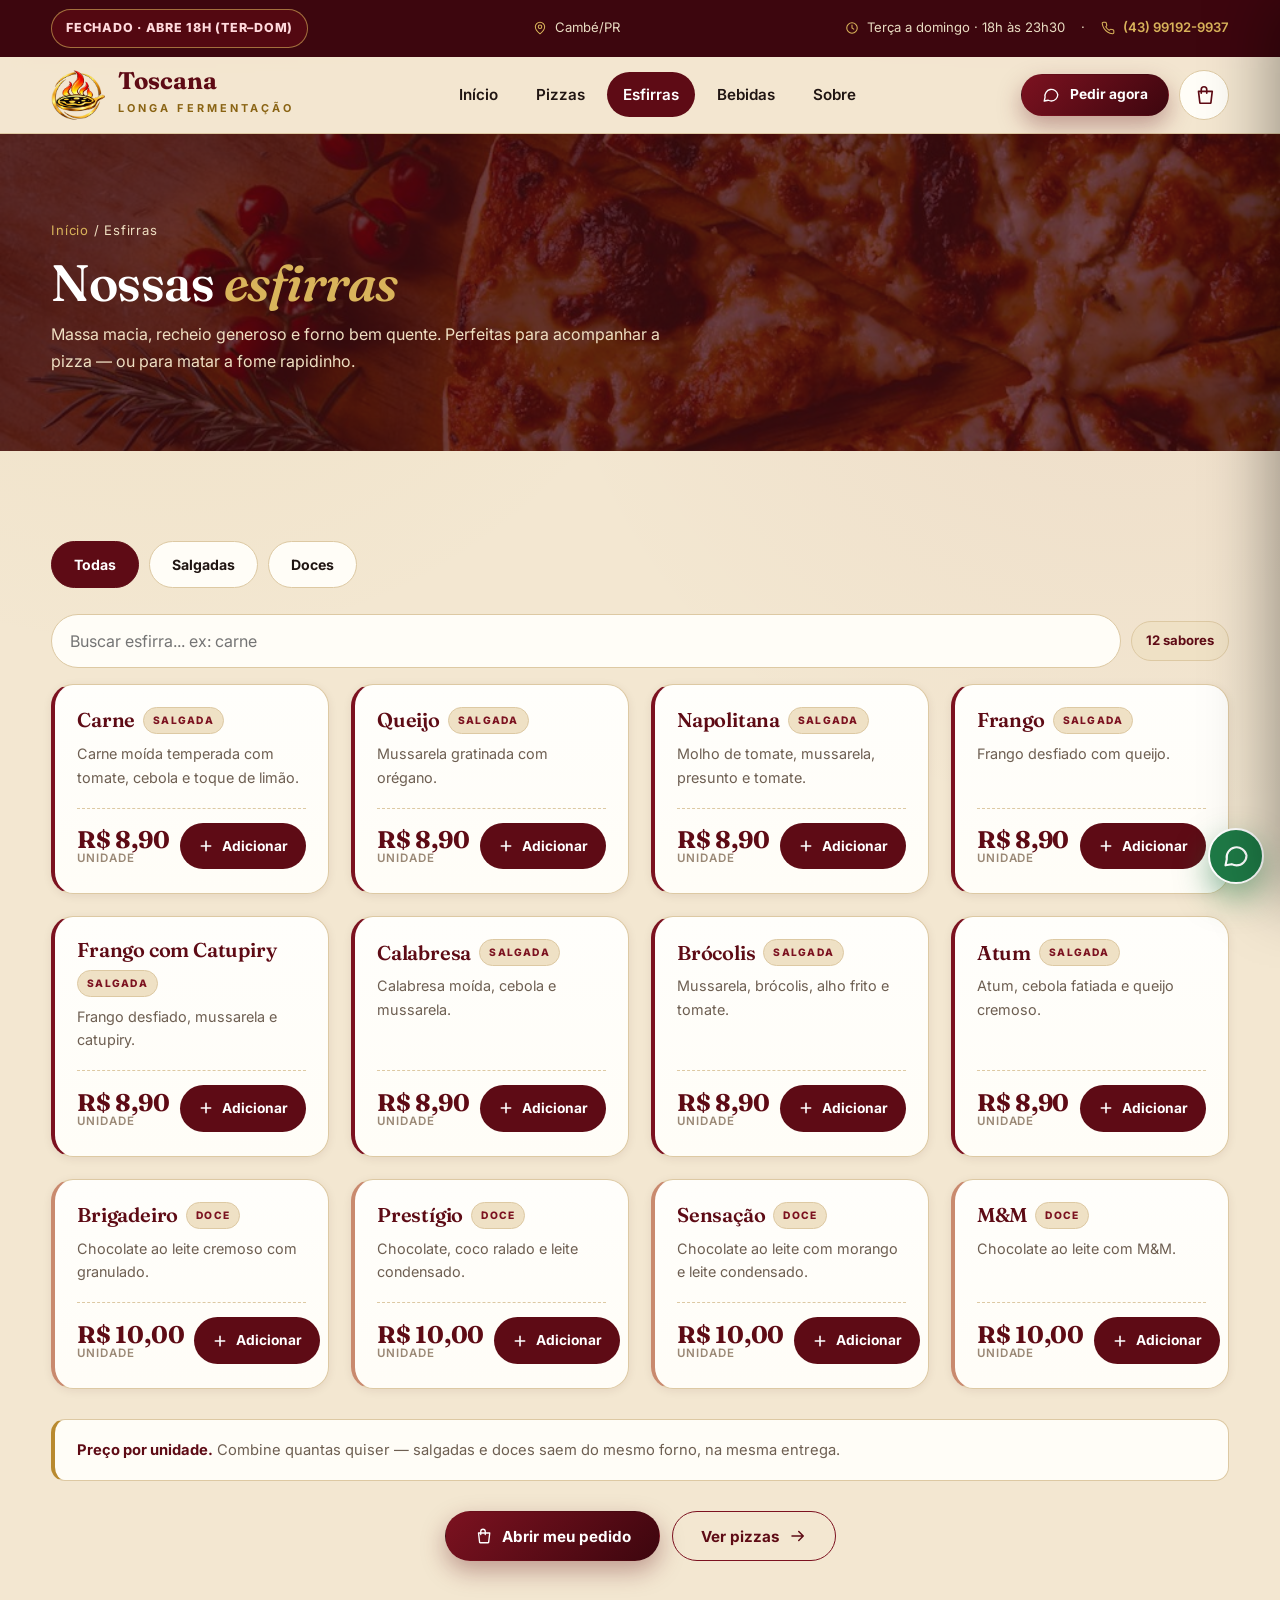
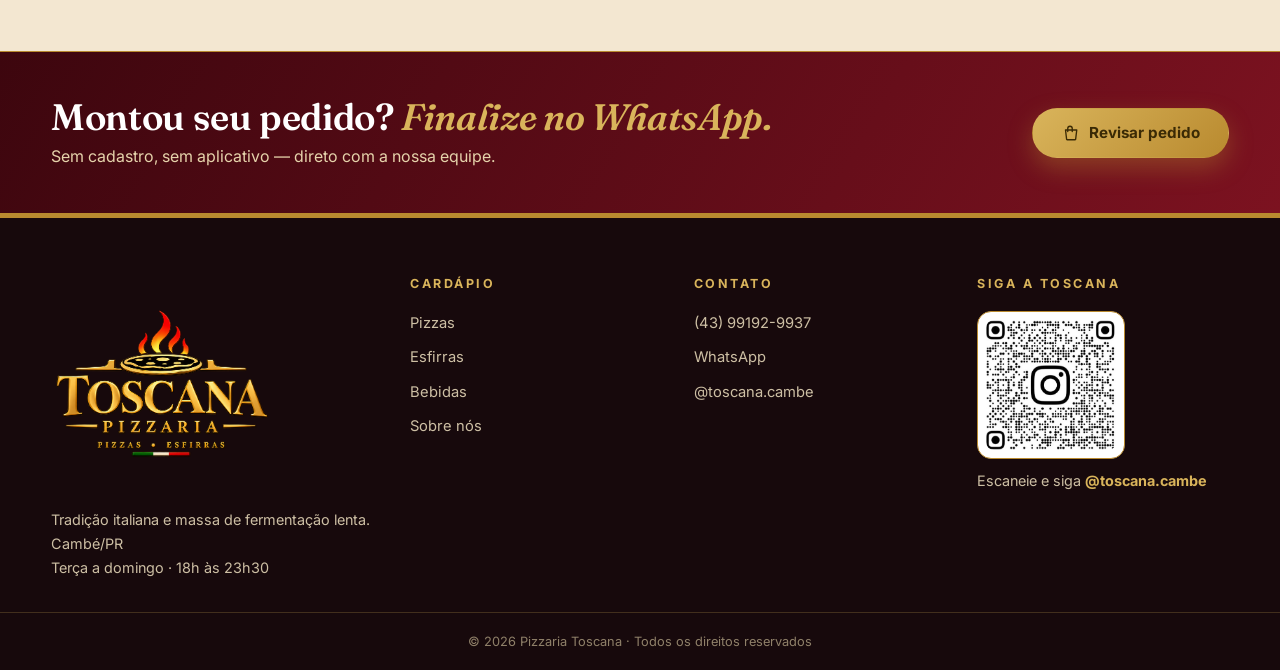
<file: esfirras.html>
<!DOCTYPE html>
<html lang="pt-BR">
<head>
<meta charset="UTF-8">
<meta name="viewport" content="width=device-width, initial-scale=1.0">
<title>Esfirras — Pizzaria Toscana</title>
<meta name="description" content="Esfirras fresquinhas da Toscana: carne, queijo, frango e opções doces. Peça pelo WhatsApp.">
<link rel="icon" type="image/png" href="/assets/logo-mini.PNG">
<link rel="preconnect" href="https://fonts.googleapis.com">
<link rel="preconnect" href="https://fonts.gstatic.com" crossorigin>
<link href="https://fonts.googleapis.com/css2?family=Fraunces:ital,opsz,wght@0,9..144,500;0,9..144,650;1,9..144,500;1,9..144,650&family=Inter:wght@400;600;700;800&display=swap" rel="stylesheet">
<link rel="stylesheet" href="/css/style.css?v=6">
<meta name="theme-color" content="#3d060e">
<link rel="manifest" href="/manifest.json">
<script type="application/ld+json">{"@context":"https://schema.org","@type":"FoodEstablishment","name":"Pizzaria Toscana"}</script>
</head>
<body>

<svg width="0" height="0" style="position:absolute" aria-hidden="true">
  <defs>
    <symbol id="i-bag" viewBox="0 0 24 24" fill="none" stroke="currentColor" stroke-width="1.8" stroke-linecap="round" stroke-linejoin="round"><path d="M6 8h15l-1.5 12.5a1 1 0 0 1-1 .5H8.5a1 1 0 0 1-1-.5L6 8Z"/><path d="M9 10V6a3 3 0 0 1 6 0v4"/></symbol>
    <symbol id="i-phone" viewBox="0 0 24 24" fill="none" stroke="currentColor" stroke-width="1.8" stroke-linecap="round" stroke-linejoin="round"><path d="M22 16.9v3a2 2 0 0 1-2.2 2 19.8 19.8 0 0 1-8.6-3.1 19.5 19.5 0 0 1-6-6A19.8 19.8 0 0 1 2.1 4.2 2 2 0 0 1 4.1 2h3a2 2 0 0 1 2 1.7c.1 1 .4 2 .7 2.9a2 2 0 0 1-.5 2.1L8.1 10a16 16 0 0 0 6 6l1.3-1.3a2 2 0 0 1 2.1-.4c.9.3 1.9.5 2.9.7a2 2 0 0 1 1.6 2Z"/></symbol>
    <symbol id="i-pin" viewBox="0 0 24 24" fill="none" stroke="currentColor" stroke-width="1.8" stroke-linecap="round" stroke-linejoin="round"><path d="M20 10c0 6-8 12-8 12S4 16 4 10a8 8 0 0 1 16 0Z"/><circle cx="12" cy="10" r="3"/></symbol>
    <symbol id="i-clock" viewBox="0 0 24 24" fill="none" stroke="currentColor" stroke-width="1.8" stroke-linecap="round"><circle cx="12" cy="12" r="9"/><path d="M12 7v5l3 2"/></symbol>
    <symbol id="i-arrow" viewBox="0 0 24 24" fill="none" stroke="currentColor" stroke-width="2" stroke-linecap="round" stroke-linejoin="round"><path d="M4 12h15M13 6l6 6-6 6"/></symbol>
    <symbol id="i-x" viewBox="0 0 24 24" fill="none" stroke="currentColor" stroke-width="2.2" stroke-linecap="round"><path d="M6 6l12 12M18 6 6 18"/></symbol>
    <symbol id="i-menu" viewBox="0 0 24 24" fill="none" stroke="currentColor" stroke-width="2" stroke-linecap="round"><path d="M4 7h16M4 12h16M4 17h16"/></symbol>
    <symbol id="i-chat" viewBox="0 0 24 24" fill="none" stroke="currentColor" stroke-width="1.8" stroke-linecap="round" stroke-linejoin="round"><path d="M21 11.5a8.5 8.5 0 0 1-8.5 8.5c-1.5 0-3-.4-4.2-1L3 20l1.1-5.2A8.5 8.5 0 1 1 21 11.5Z"/></symbol>
    <symbol id="i-check" viewBox="0 0 24 24" fill="none" stroke="currentColor" stroke-width="2.2" stroke-linecap="round" stroke-linejoin="round"><path d="M4 12.5l5 5L20 6.5"/></symbol>
  </defs>
</svg>

<div class="topbar">
  <div class="container">
    <span class="topbar-item"><span class="open-badge" data-open-badge>Aberto</span></span><span class="topbar-item topbar-item--hide-mobile"><svg><use href="#i-pin"/></svg><span data-bind="address">Cambé/PR</span></span>
    <span class="topbar-item"><svg><use href="#i-clock"/></svg><span data-bind="hours">Terça a domingo · 18h às 23h30</span>&nbsp;&nbsp;·&nbsp;&nbsp;<svg><use href="#i-phone"/></svg><a data-bind="phone-href" href="#"><span data-bind="phone">(43) 99192-9937</span></a></span>
  </div>
</div>

<header class="site-header" id="siteHeader">
  <div class="container header-inner">
    <a class="brand" href="/" aria-label="Pizzaria Toscana — início">
      <span class="brand-badge"><img src="/assets/logo-mini.PNG" alt="Toscana" width="52" height="52"></span>
      <span><span class="brand-name">Toscana</span><span class="brand-sub">Longa Fermentação</span></span>
    </a>
    <nav class="main-nav" aria-label="Navegação principal">
      <a href="/">Início</a>
      <a href="/pizzas">Pizzas</a>
      <a href="/esfirras" class="is-active">Esfirras</a>
      <a href="/bebidas">Bebidas</a>
      <a href="/sobre">Sobre</a>
    </nav>
    <div class="header-actions">
      <a class="btn btn--wine btn--sm" data-bind="wa" href="#"><svg><use href="#i-chat"/></svg>Pedir agora</a>
      <button class="bag-btn" type="button" data-open-cart aria-label="Abrir pedido"><svg><use href="#i-bag"/></svg><span class="bag-count" data-cart-count style="display:none">0</span></button>
      <button class="nav-toggle" type="button" id="mobileOpen" aria-label="Abrir menu"><svg><use href="#i-menu"/></svg></button>
    </div>
  </div>
</header>

<nav class="mobile-nav" id="mobileNav" aria-label="Menu">
  <div style="display:flex;justify-content:flex-end"><button class="icon-btn" type="button" id="mobileClose" aria-label="Fechar menu" style="border-color:var(--line);color:var(--wine-800)"><svg><use href="#i-x"/></svg></button></div>
  <a class="mobile-link" href="/">Início</a>
  <a class="mobile-link" href="/pizzas">Pizzas</a>
  <a class="mobile-link" href="/esfirras">Esfirras</a>
  <a class="mobile-link" href="/bebidas">Bebidas</a>
  <a class="mobile-link" href="/sobre">Sobre</a>
  <a class="btn btn--wine btn--block" data-bind="wa" href="#">Pedir no WhatsApp</a>
</nav>

<main>
  <div class="page-hero">
    <div class="page-hero-bg"><img src="/assets/hero.jpg" alt="Esfirras fresquinhas da Toscana" loading="lazy" decoding="async"></div>
    <div class="container">
      <p class="crumbs"><a href="/">Início</a> / Esfirras</p>
      <h1>Nossas <em>esfirras</em></h1>
      <p>Massa macia, recheio generoso e forno bem quente. Perfeitas para acompanhar a pizza — ou para matar a fome rapidinho.</p>
    </div>
  </div>

  <section class="section">
    <div class="container">
      <div class="filter-row" data-filters="gridEsfirras">
        <button type="button" class="filter-btn is-active" data-filter="all" aria-pressed="true">Todas</button>
        <button type="button" class="filter-btn" data-filter="salgada" aria-pressed="false">Salgadas</button>
        <button type="button" class="filter-btn" data-filter="doce" aria-pressed="false">Doces</button>
      </div>
      <div class="search-row"><input type="search" data-search inputmode="search" enterkeyhint="search" placeholder="Buscar esfirra... ex: carne" aria-label="Buscar esfirras"><span class="count-pill" data-count="gridEsfirras" role="status"></span></div>
      <div class="grid grid--4" id="gridEsfirras" data-menu="esfirras"></div>
      <div class="search-empty" data-search-empty style="display:none"><p>Nenhum sabor encontrado. <button type="button" class="link-half" data-clear-search>Limpar busca</button></p></div>
      <div class="menu-note"><strong>Preço por unidade.</strong> Combine quantas quiser — salgadas e doces saem do mesmo forno, na mesma entrega.</div>
      <div class="section-more">
        <button class="btn btn--wine" type="button" data-open-cart><svg><use href="#i-bag"/></svg>Abrir meu pedido</button>
        <a href="/pizzas" class="btn btn--ghost">Ver pizzas<svg><use href="#i-arrow"/></svg></a>
      </div>
    </div>
  </section>

  <div class="cta-band">
    <div class="container">
      <div><h2>Montou seu pedido? <em>Finalize no WhatsApp.</em></h2><p>Sem cadastro, sem aplicativo — direto com a nossa equipe.</p></div>
      <button class="btn btn--gold" type="button" data-open-cart><svg><use href="#i-bag"/></svg>Revisar pedido</button>
    </div>
  </div>
</main>

<footer class="site-footer">
  <div class="container footer-grid">
    <div>
      <img class="footer-logo" src="/assets/logo-full.PNG" alt="Pizzaria Toscana — Pizzas e Esfirras">
      <p style="margin-top:14px">Tradição italiana e massa de fermentação lenta.<br><span data-bind="address">Cambé/PR</span><br><span data-bind="hours">Terça a domingo · 18h às 23h30</span></p>
    </div>
    <div><h4>Cardápio</h4><ul><li><a href="/pizzas">Pizzas</a></li><li><a href="/esfirras">Esfirras</a></li><li><a href="/bebidas">Bebidas</a></li><li><a href="/sobre">Sobre nós</a></li></ul></div>
    <div><h4>Contato</h4><ul><li><a data-bind="phone-href" href="#"><span data-bind="phone">(43) 99192-9937</span></a></li><li><a data-bind="wa" href="#">WhatsApp</a></li><li><a data-bind="ig" href="#" target="_blank" rel="noopener"><span data-bind="ig-handle">@toscana.cambe</span></a></li></ul></div>
    <div><h4>Siga a Toscana</h4><a class="qr-card" data-bind="ig" href="#" target="_blank" rel="noopener" aria-label="Abrir o Instagram da Toscana"><img src="/assets/qrcodeig.JPG" alt="QR Code do Instagram @toscana.cambe"></a><p class="qr-caption">Escaneie e siga <strong data-bind="ig-handle">@toscana.cambe</strong></p></div>
  </div>
  <div class="footer-bottom">© <span id="ano"></span> Pizzaria Toscana · Todos os direitos reservados</div>
</footer>

<div class="scrim" id="cartScrim"></div>
<aside class="cart-drawer" id="cartDrawer" role="dialog" aria-modal="true" aria-label="Seu pedido">
  <div class="drawer-head">
    <div><h3>Seu pedido</h3><p>Revise e finalize no WhatsApp</p></div>
    <button class="icon-btn" type="button" data-close-cart aria-label="Fechar"><svg><use href="#i-x"/></svg></button>
  </div>
  <div class="drawer-items" id="cartItems"></div>
  <div class="drawer-foot">
    <div class="total-line"><span>Total do pedido</span><strong id="cartTotal">R$ 0,00</strong></div>
    <button class="btn btn--green btn--block" id="btnCheckout" type="button" data-open-checkout><svg><use href="#i-check"/></svg>Finalizar no WhatsApp</button>
    <p class="foot-note">Taxa de entrega e pagamento combinadas no WhatsApp.</p>
  </div>
</aside>

<div class="modal" id="checkoutModal" role="dialog" aria-modal="true" aria-label="Finalizar pedido">
  <div class="modal-card">
    <div class="modal-head"><h3>Finalizar pedido</h3><p>Resumo · Total <strong id="checkoutTotal">R$ 0,00</strong></p></div>
    <form class="modal-body" id="checkoutForm" novalidate>
      <div class="order-resume" id="orderResume"></div>
      <div class="field"><label for="fName">Nome <i>*</i></label><input id="fName" name="name" autocomplete="name" autocapitalize="words" enterkeyhint="next" aria-describedby="fName-err" placeholder="Seu nome"><span class="field-error" id="fName-err">Informe seu nome.</span></div>
      <div class="field"><label for="fPhone">Telefone / WhatsApp <i>*</i></label><input id="fPhone" name="phone" inputmode="tel" autocomplete="tel" enterkeyhint="next" aria-describedby="fPhone-err" placeholder="(43) 99999-9999"><span class="field-error" id="fPhone-err">Informe um telefone valido com DDD.</span></div>
      <div class="field"><label for="fAddress">Rua e número <i>*</i></label><input id="fAddress" name="address" autocomplete="street-address" enterkeyhint="next" aria-describedby="fAddress-err" placeholder="Rua, número"><span class="field-error" id="fAddress-err">Informe rua e número.</span></div>
      <div class="field"><label for="fDistrict">Bairro <i>*</i></label><select id="fDistrict" name="district"><option value="">Selecione o bairro...</option></select><span class="field-error" id="fDistrict-err">Selecione o bairro para calcular a entrega.</span></div>
      <div class="fee-preview" id="feePreview" role="status"></div>
      <div class="field-2col"><div class="field"><label for="fPayment">Pagamento <i>*</i></label><select id="fPayment"><option value="">Selecione...</option><option>Pix</option><option>Cartão na entrega</option><option>Dinheiro</option></select><span class="field-error" id="fPayment-err">Selecione a forma de pagamento.</span></div><div class="field" id="fChangeWrap"><label for="fChange">Troco para (se dinheiro)</label><input id="fChange" inputmode="decimal" placeholder="Ex: 100"></div></div>
      <div class="field"><label for="fNotes">Complemento / observações</label><input id="fNotes" name="notes" autocomplete="off" enterkeyhint="done" placeholder="Apto, ponto de referência..."></div>
      <div class="modal-foot"><button type="submit" class="btn btn--green btn--block"><svg><use href="#i-chat"/></svg>Enviar pedido no WhatsApp</button>
      <button type="button" class="btn btn--ghost btn--block" data-close-checkout>Voltar ao pedido</button></div>
    </form>
  </div>
</div>

<div class="modal" id="halfModal" role="dialog" aria-modal="true" aria-label="Montar meia-a-meia"><div class="modal-card"><div class="modal-head"><h3 id="halfTitle">Montar meia-a-meia</h3><p id="halfFee"></p></div><div class="modal-body"><div class="half-list" id="halfOptions"></div><div class="field"><label for="halfNotes">Observacao da pizza (opcional)</label><input id="halfNotes" maxlength="80" inputmode="text" enterkeyhint="done" placeholder="Ex: bem assada, sem cebola"></div><button type="button" class="btn btn--wine btn--block" data-confirm-half>Adicionar meia-a-meia</button><button type="button" class="btn btn--ghost btn--block" data-close-half>Cancelar</button></div></div></div><div class="modal" id="successModal" role="dialog" aria-modal="true" aria-label="Pedido enviado"><div class="modal-card"><div class="modal-head"><h3>Pedido enviado!</h3><p>Ja abrimos o WhatsApp para voce confirmar</p></div><div class="modal-body"><div class="success-check"><svg viewBox="0 0 24 24" fill="none" stroke="currentColor" stroke-width="2.2" stroke-linecap="round" stroke-linejoin="round"><path d="M4 12.5l5 5L20 6.5"/></svg></div><p id="successText"></p><button type="button" class="btn btn--green btn--block" data-close-success>Voltar ao cardapio</button><button type="button" class="btn btn--ghost btn--block" id="btnReorder" style="display:none">Pedir o ultimo pedido de novo</button></div></div></div><div class="sticky-bar" id="stickyBar" role="status"><div><strong id="stickyTotal">R$ 0,00</strong><br><span id="stickyCount"></span></div><button class="btn btn--gold btn--sm" type="button" data-open-cart>Abrir pedido</button></div>

<div class="toast" id="toast" role="status"></div>
<a class="float-wa" data-bind="wa" href="#" aria-label="Conversar no WhatsApp"><svg><use href="#i-chat"/></svg></a>

<script>if("serviceWorker" in navigator){window.addEventListener("load",function(){navigator.serviceWorker.register("/sw.js",{updateViaCache:"none"}).catch(function(){});});}</script>
<script src="/js/data.js"></script>
<script src="/js/store.js"></script>
<script src="/js/app.js"></script>
</body>
</html>
</file>
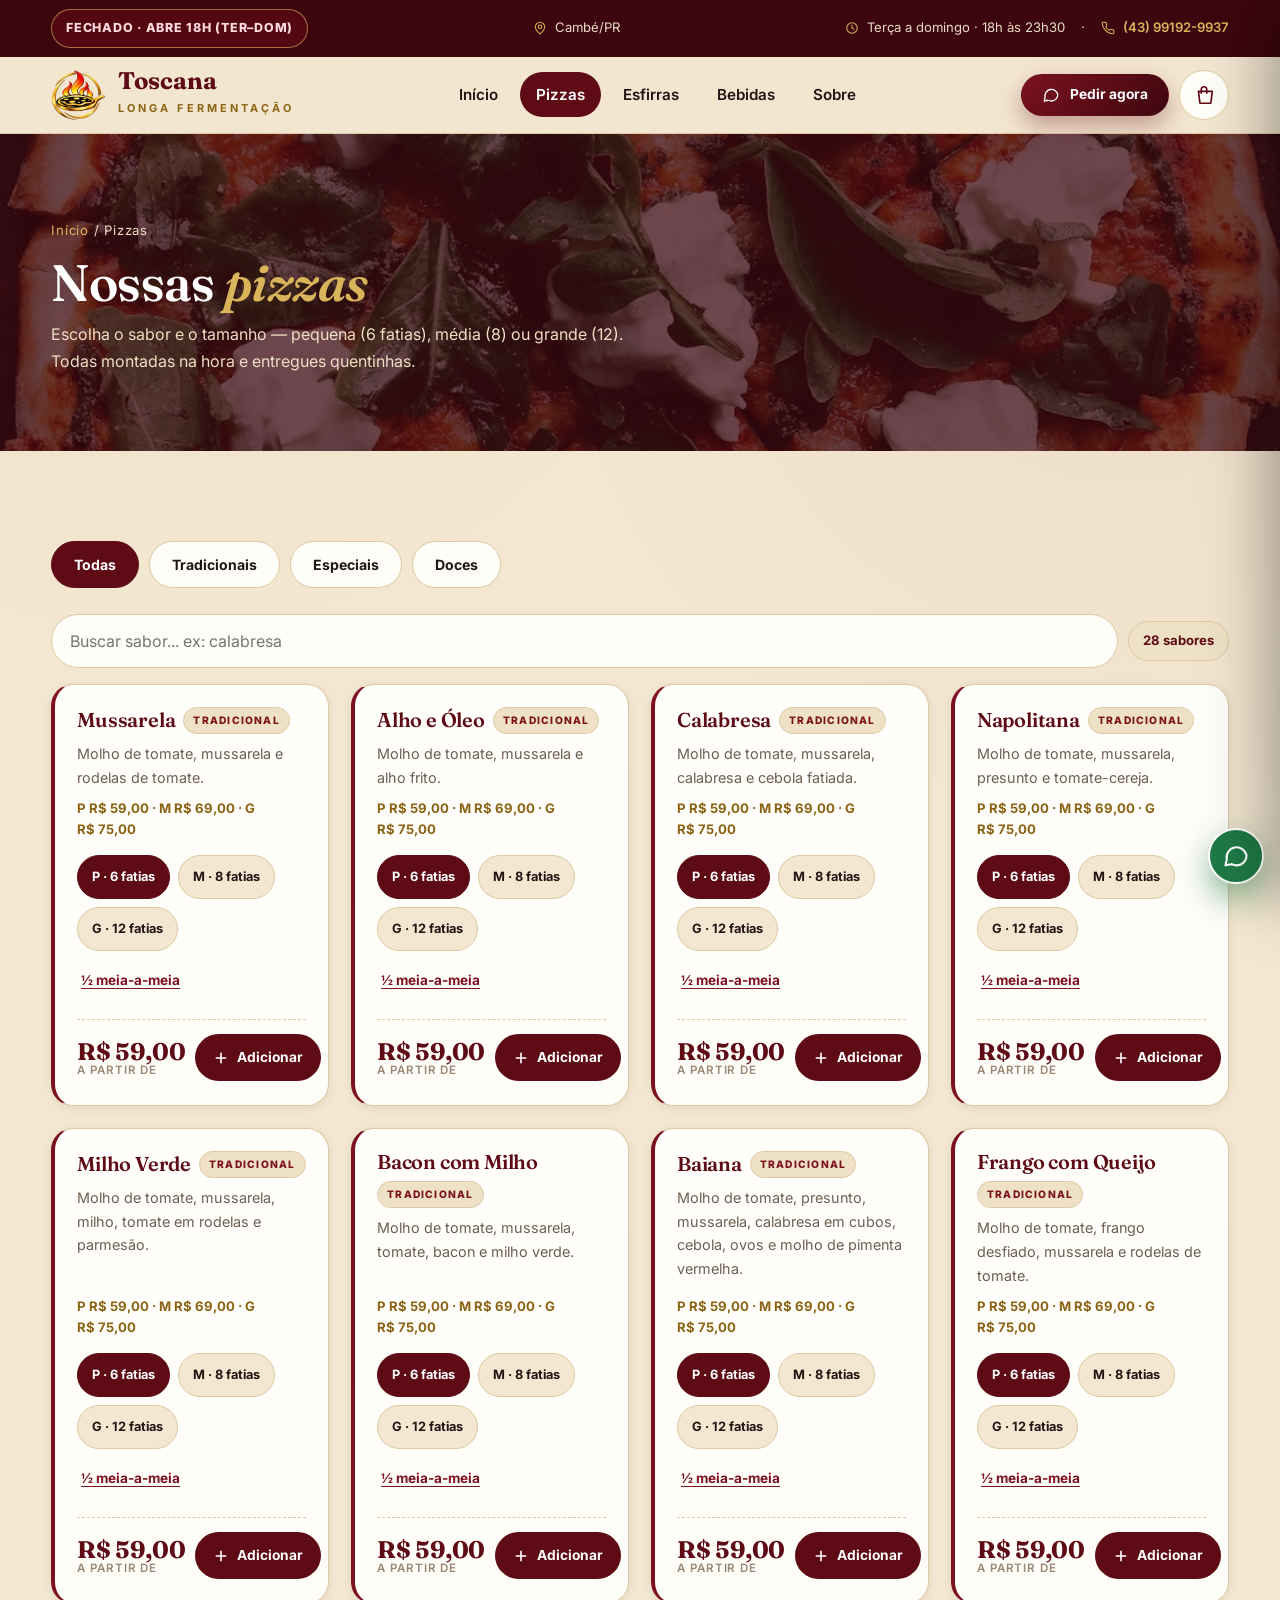
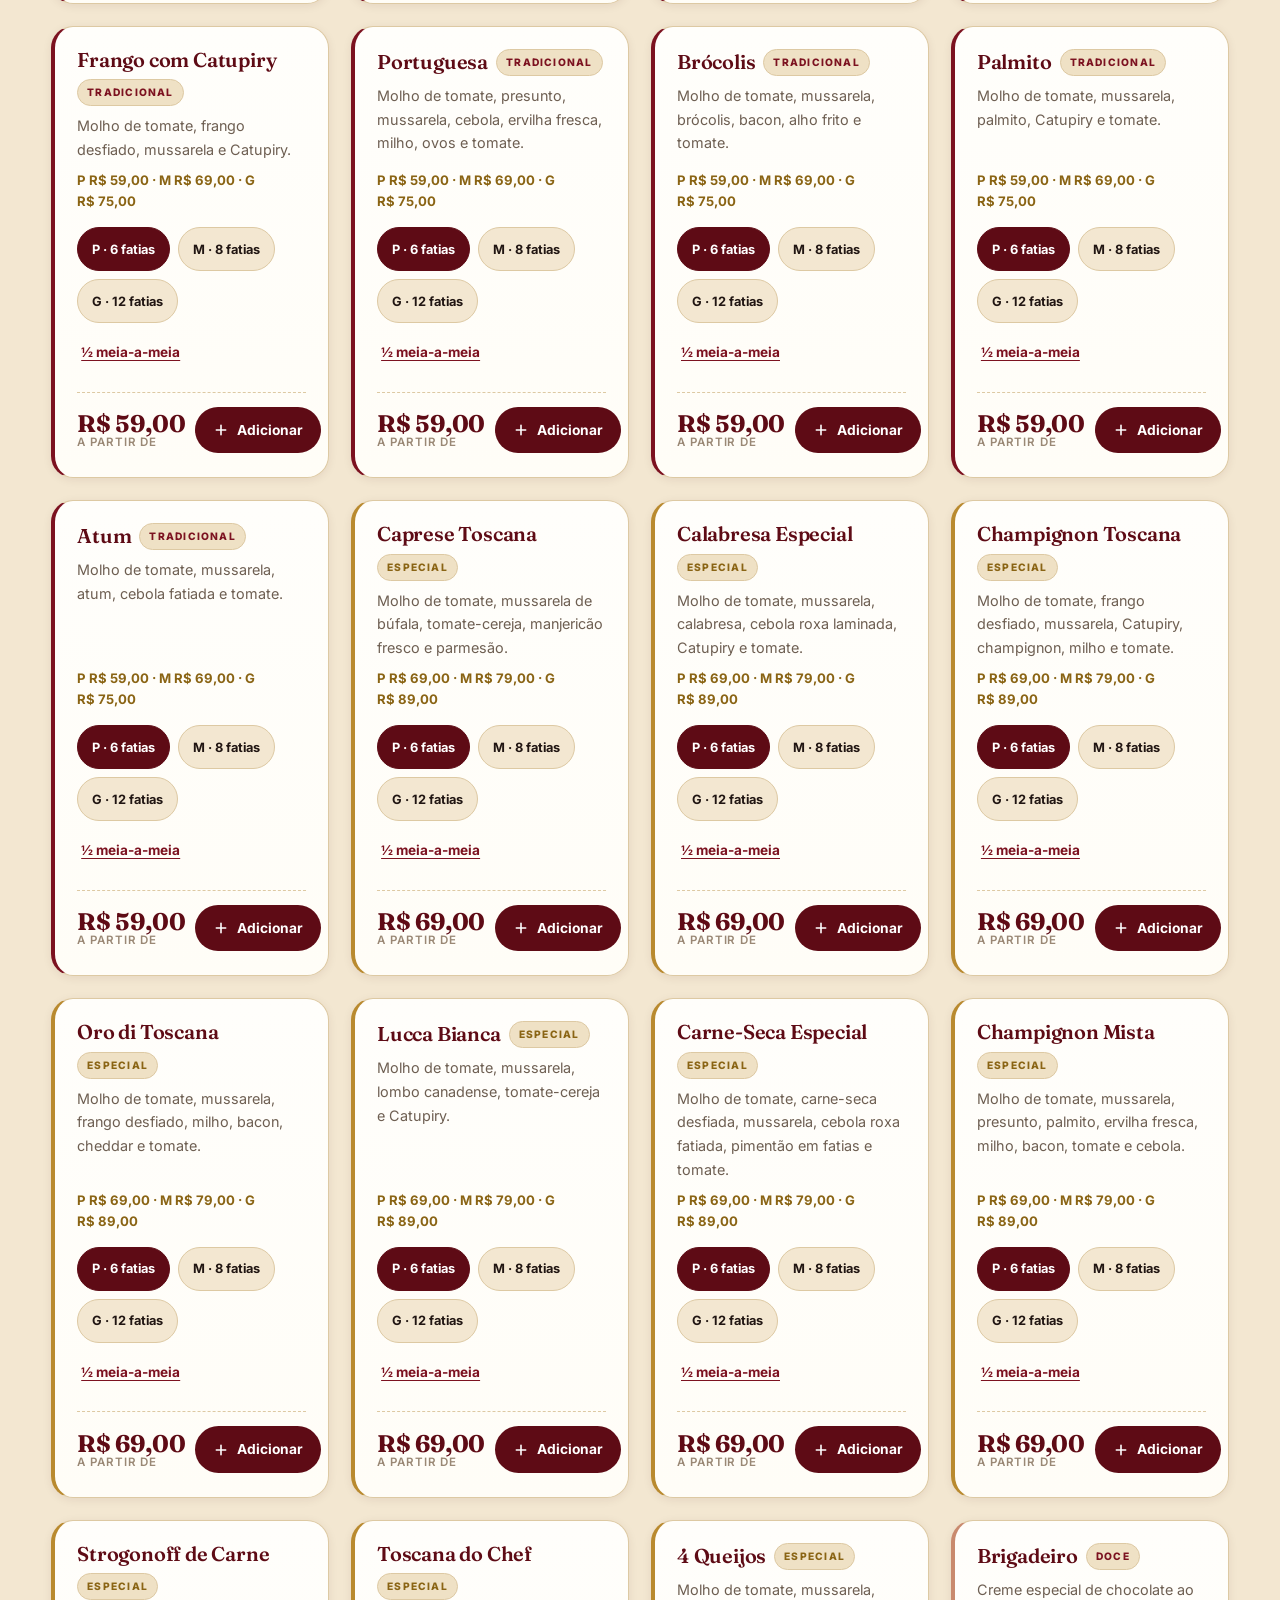
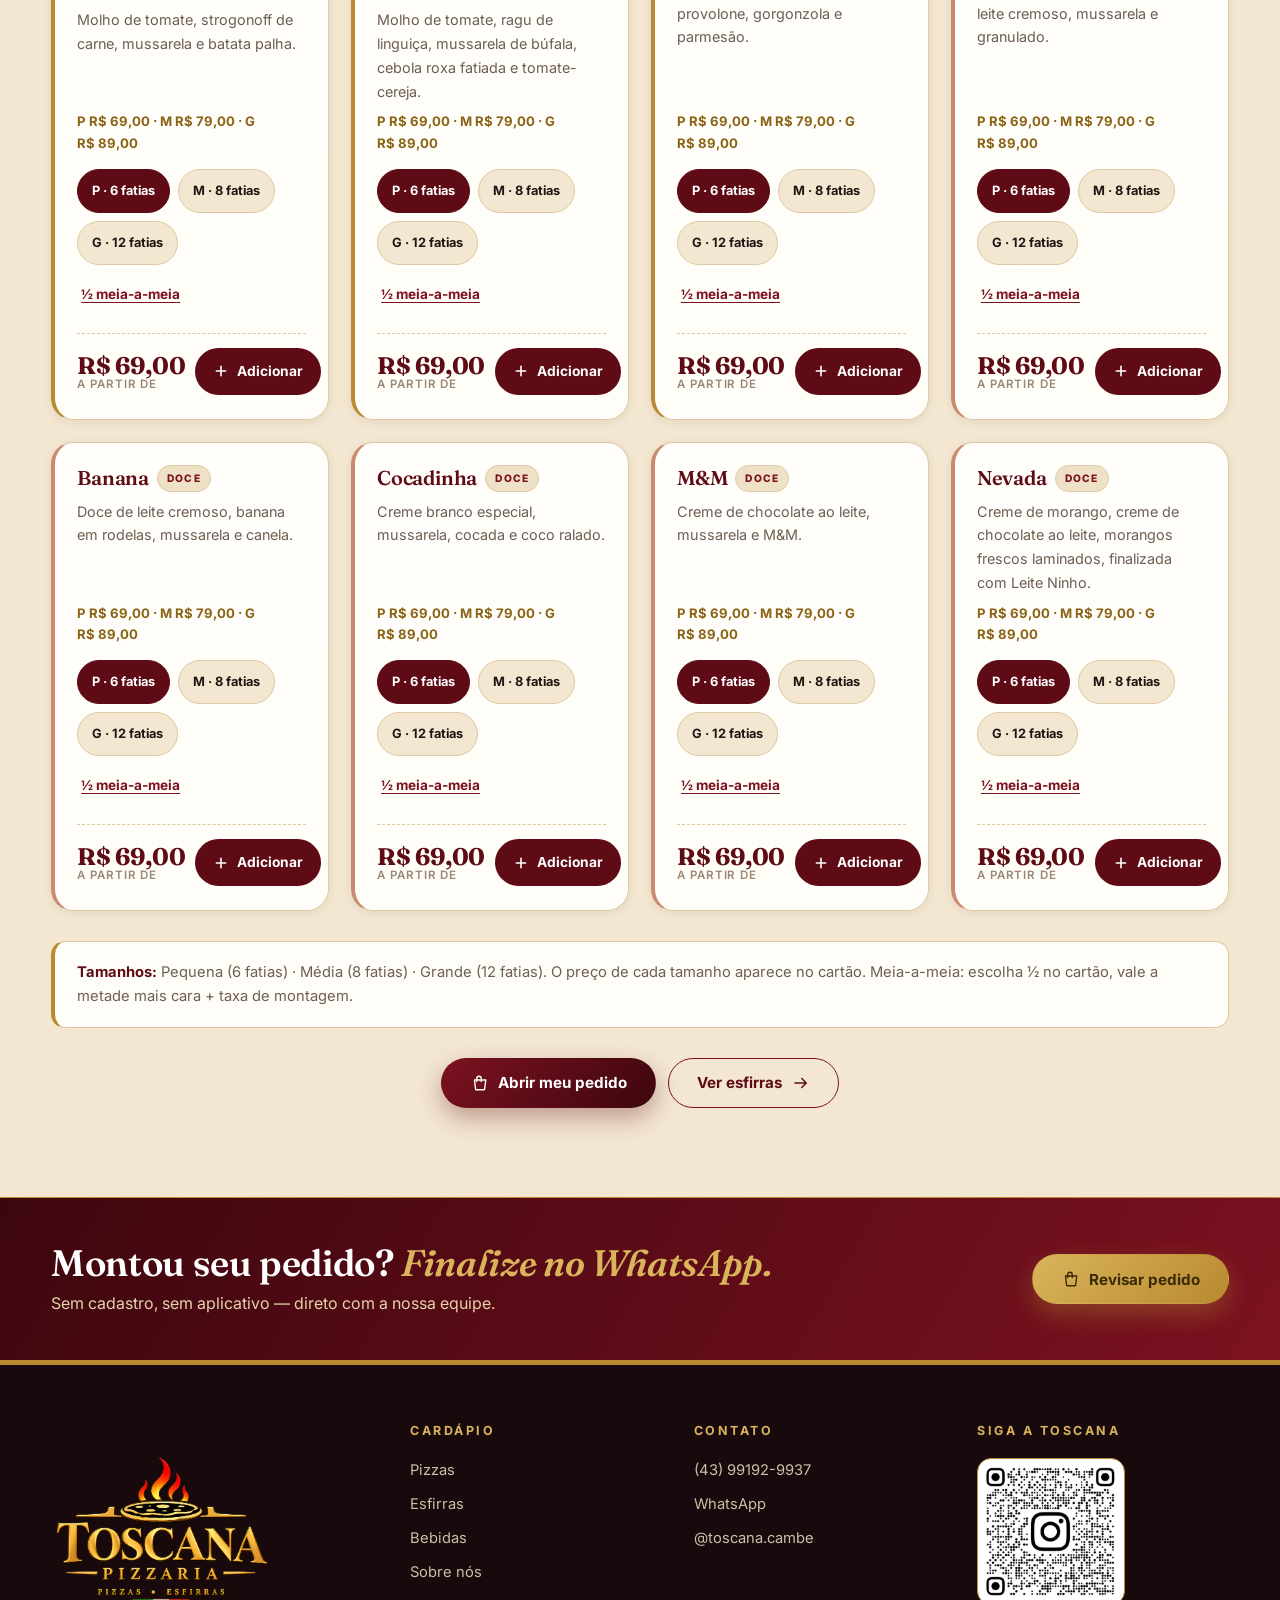
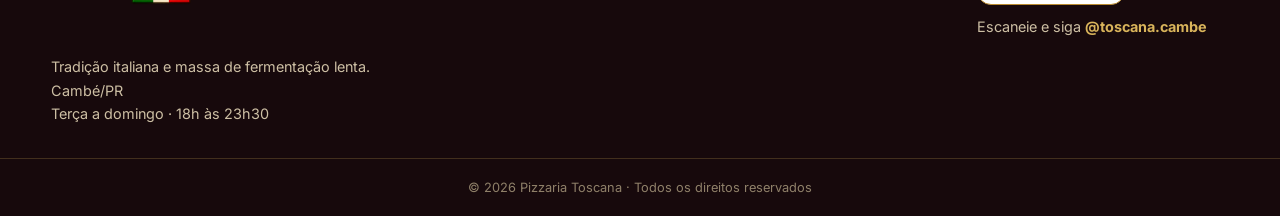
<file: pizzas.html>
<!DOCTYPE html>
<html lang="pt-BR">
<head>
<meta charset="UTF-8">
<meta name="viewport" content="width=device-width, initial-scale=1.0">
<title>Pizzas — Pizzaria Toscana</title>
<meta name="description" content="Cardápio de pizzas da Toscana: tradicionais, especiais e doces nos tamanhos pequena, média e grande. Peça pelo WhatsApp.">
<link rel="icon" type="image/png" href="/assets/logo-mini.PNG">
<link rel="preconnect" href="https://fonts.googleapis.com">
<link rel="preconnect" href="https://fonts.gstatic.com" crossorigin>
<link href="https://fonts.googleapis.com/css2?family=Fraunces:ital,opsz,wght@0,9..144,500;0,9..144,650;1,9..144,500;1,9..144,650&family=Inter:wght@400;600;700;800&display=swap" rel="stylesheet">
<link rel="stylesheet" href="/css/style.css?v=6">
<meta name="theme-color" content="#3d060e">
<link rel="manifest" href="/manifest.json">
<script type="application/ld+json">{"@context":"https://schema.org","@type":"FoodEstablishment","name":"Pizzaria Toscana"}</script>
</head>
<body>

<svg width="0" height="0" style="position:absolute" aria-hidden="true">
  <defs>
    <symbol id="i-bag" viewBox="0 0 24 24" fill="none" stroke="currentColor" stroke-width="1.8" stroke-linecap="round" stroke-linejoin="round"><path d="M6 8h15l-1.5 12.5a1 1 0 0 1-1 .5H8.5a1 1 0 0 1-1-.5L6 8Z"/><path d="M9 10V6a3 3 0 0 1 6 0v4"/></symbol>
    <symbol id="i-phone" viewBox="0 0 24 24" fill="none" stroke="currentColor" stroke-width="1.8" stroke-linecap="round" stroke-linejoin="round"><path d="M22 16.9v3a2 2 0 0 1-2.2 2 19.8 19.8 0 0 1-8.6-3.1 19.5 19.5 0 0 1-6-6A19.8 19.8 0 0 1 2.1 4.2 2 2 0 0 1 4.1 2h3a2 2 0 0 1 2 1.7c.1 1 .4 2 .7 2.9a2 2 0 0 1-.5 2.1L8.1 10a16 16 0 0 0 6 6l1.3-1.3a2 2 0 0 1 2.1-.4c.9.3 1.9.5 2.9.7a2 2 0 0 1 1.6 2Z"/></symbol>
    <symbol id="i-pin" viewBox="0 0 24 24" fill="none" stroke="currentColor" stroke-width="1.8" stroke-linecap="round" stroke-linejoin="round"><path d="M20 10c0 6-8 12-8 12S4 16 4 10a8 8 0 0 1 16 0Z"/><circle cx="12" cy="10" r="3"/></symbol>
    <symbol id="i-clock" viewBox="0 0 24 24" fill="none" stroke="currentColor" stroke-width="1.8" stroke-linecap="round"><circle cx="12" cy="12" r="9"/><path d="M12 7v5l3 2"/></symbol>
    <symbol id="i-arrow" viewBox="0 0 24 24" fill="none" stroke="currentColor" stroke-width="2" stroke-linecap="round" stroke-linejoin="round"><path d="M4 12h15M13 6l6 6-6 6"/></symbol>
    <symbol id="i-x" viewBox="0 0 24 24" fill="none" stroke="currentColor" stroke-width="2.2" stroke-linecap="round"><path d="M6 6l12 12M18 6 6 18"/></symbol>
    <symbol id="i-menu" viewBox="0 0 24 24" fill="none" stroke="currentColor" stroke-width="2" stroke-linecap="round"><path d="M4 7h16M4 12h16M4 17h16"/></symbol>
    <symbol id="i-chat" viewBox="0 0 24 24" fill="none" stroke="currentColor" stroke-width="1.8" stroke-linecap="round" stroke-linejoin="round"><path d="M21 11.5a8.5 8.5 0 0 1-8.5 8.5c-1.5 0-3-.4-4.2-1L3 20l1.1-5.2A8.5 8.5 0 1 1 21 11.5Z"/></symbol>
    <symbol id="i-check" viewBox="0 0 24 24" fill="none" stroke="currentColor" stroke-width="2.2" stroke-linecap="round" stroke-linejoin="round"><path d="M4 12.5l5 5L20 6.5"/></symbol>
  </defs>
</svg>

<div class="topbar">
  <div class="container">
    <span class="topbar-item"><span class="open-badge" data-open-badge>Aberto</span></span><span class="topbar-item topbar-item--hide-mobile"><svg><use href="#i-pin"/></svg><span data-bind="address">Cambé/PR</span></span>
    <span class="topbar-item"><svg><use href="#i-clock"/></svg><span data-bind="hours">Terça a domingo · 18h às 23h30</span>&nbsp;&nbsp;·&nbsp;&nbsp;<svg><use href="#i-phone"/></svg><a data-bind="phone-href" href="#"><span data-bind="phone">(43) 99192-9937</span></a></span>
  </div>
</div>

<header class="site-header" id="siteHeader">
  <div class="container header-inner">
    <a class="brand" href="/" aria-label="Pizzaria Toscana — início">
      <span class="brand-badge"><img src="/assets/logo-mini.PNG" alt="Toscana" width="52" height="52"></span>
      <span><span class="brand-name">Toscana</span><span class="brand-sub">Longa Fermentação</span></span>
    </a>
    <nav class="main-nav" aria-label="Navegação principal">
      <a href="/">Início</a>
      <a href="/pizzas" class="is-active">Pizzas</a>
      <a href="/esfirras">Esfirras</a>
      <a href="/bebidas">Bebidas</a>
      <a href="/sobre">Sobre</a>
    </nav>
    <div class="header-actions">
      <a class="btn btn--wine btn--sm" data-bind="wa" href="#"><svg><use href="#i-chat"/></svg>Pedir agora</a>
      <button class="bag-btn" type="button" data-open-cart aria-label="Abrir pedido"><svg><use href="#i-bag"/></svg><span class="bag-count" data-cart-count style="display:none">0</span></button>
      <button class="nav-toggle" type="button" id="mobileOpen" aria-label="Abrir menu"><svg><use href="#i-menu"/></svg></button>
    </div>
  </div>
</header>

<nav class="mobile-nav" id="mobileNav" aria-label="Menu">
  <div style="display:flex;justify-content:flex-end"><button class="icon-btn" type="button" id="mobileClose" aria-label="Fechar menu" style="border-color:var(--line);color:var(--wine-800)"><svg><use href="#i-x"/></svg></button></div>
  <a class="mobile-link" href="/">Início</a>
  <a class="mobile-link" href="/pizzas">Pizzas</a>
  <a class="mobile-link" href="/esfirras">Esfirras</a>
  <a class="mobile-link" href="/bebidas">Bebidas</a>
  <a class="mobile-link" href="/sobre">Sobre</a>
  <a class="btn btn--wine btn--block" data-bind="wa" href="#">Pedir no WhatsApp</a>
</nav>

<main>
  <div class="page-hero">
    <div class="page-hero-bg"><img src="/assets/forno.jpg" alt="Pizza assando no forno da Toscana" loading="lazy" decoding="async"></div>
    <div class="container">
      <p class="crumbs"><a href="/">Início</a> / Pizzas</p>
      <h1>Nossas <em>pizzas</em></h1>
      <p>Escolha o sabor e o tamanho — pequena (6 fatias), média (8) ou grande (12). Todas montadas na hora e entregues quentinhas.</p>
    </div>
  </div>

  <section class="section">
    <div class="container">
      <div class="filter-row" data-filters="gridPizzas">
        <button type="button" class="filter-btn is-active" data-filter="all" aria-pressed="true">Todas</button>
        <button type="button" class="filter-btn" data-filter="tradicional" aria-pressed="false">Tradicionais</button>
        <button type="button" class="filter-btn" data-filter="especial" aria-pressed="false">Especiais</button>
        <button type="button" class="filter-btn" data-filter="doce" aria-pressed="false">Doces</button>
      </div>
      <div class="search-row"><input type="search" data-search inputmode="search" enterkeyhint="search" placeholder="Buscar sabor... ex: calabresa" aria-label="Buscar pizzas"><span class="count-pill" data-count="gridPizzas" role="status"></span></div>
      <div class="grid grid--4" id="gridPizzas" data-menu="pizzas"></div>
      <div class="search-empty" data-search-empty style="display:none"><p>Nenhum sabor encontrado. <button type="button" class="link-half" data-clear-search>Limpar busca</button></p></div>
      <div class="menu-note"><strong>Tamanhos:</strong> Pequena (6 fatias) · Média (8 fatias) · Grande (12 fatias). O preço de cada tamanho aparece no cartão. Meia-a-meia: escolha ½ no cartão, vale a metade mais cara + taxa de montagem.</div>
      <div class="section-more">
        <button class="btn btn--wine" type="button" data-open-cart><svg><use href="#i-bag"/></svg>Abrir meu pedido</button>
        <a href="/esfirras" class="btn btn--ghost">Ver esfirras<svg><use href="#i-arrow"/></svg></a>
      </div>
    </div>
  </section>

  <div class="cta-band">
    <div class="container">
      <div><h2>Montou seu pedido? <em>Finalize no WhatsApp.</em></h2><p>Sem cadastro, sem aplicativo — direto com a nossa equipe.</p></div>
      <button class="btn btn--gold" type="button" data-open-cart><svg><use href="#i-bag"/></svg>Revisar pedido</button>
    </div>
  </div>
</main>

<footer class="site-footer">
  <div class="container footer-grid">
    <div>
      <img class="footer-logo" src="/assets/logo-full.PNG" alt="Pizzaria Toscana — Pizzas e Esfirras">
      <p style="margin-top:14px">Tradição italiana e massa de fermentação lenta.<br><span data-bind="address">Cambé/PR</span><br><span data-bind="hours">Terça a domingo · 18h às 23h30</span></p>
    </div>
    <div><h4>Cardápio</h4><ul><li><a href="/pizzas">Pizzas</a></li><li><a href="/esfirras">Esfirras</a></li><li><a href="/bebidas">Bebidas</a></li><li><a href="/sobre">Sobre nós</a></li></ul></div>
    <div><h4>Contato</h4><ul><li><a data-bind="phone-href" href="#"><span data-bind="phone">(43) 99192-9937</span></a></li><li><a data-bind="wa" href="#">WhatsApp</a></li><li><a data-bind="ig" href="#" target="_blank" rel="noopener"><span data-bind="ig-handle">@toscana.cambe</span></a></li></ul></div>
    <div><h4>Siga a Toscana</h4><a class="qr-card" data-bind="ig" href="#" target="_blank" rel="noopener" aria-label="Abrir o Instagram da Toscana"><img src="/assets/qrcodeig.JPG" alt="QR Code do Instagram @toscana.cambe"></a><p class="qr-caption">Escaneie e siga <strong data-bind="ig-handle">@toscana.cambe</strong></p></div>
  </div>
  <div class="footer-bottom">© <span id="ano"></span> Pizzaria Toscana · Todos os direitos reservados</div>
</footer>

<div class="scrim" id="cartScrim"></div>
<aside class="cart-drawer" id="cartDrawer" role="dialog" aria-modal="true" aria-label="Seu pedido">
  <div class="drawer-head">
    <div><h3>Seu pedido</h3><p>Revise e finalize no WhatsApp</p></div>
    <button class="icon-btn" type="button" data-close-cart aria-label="Fechar"><svg><use href="#i-x"/></svg></button>
  </div>
  <div class="drawer-items" id="cartItems"></div>
  <div class="drawer-foot">
    <div class="total-line"><span>Total do pedido</span><strong id="cartTotal">R$ 0,00</strong></div>
    <button class="btn btn--green btn--block" id="btnCheckout" type="button" data-open-checkout><svg><use href="#i-check"/></svg>Finalizar no WhatsApp</button>
    <p class="foot-note">Taxa de entrega e pagamento combinadas no WhatsApp.</p>
  </div>
</aside>

<div class="modal" id="checkoutModal" role="dialog" aria-modal="true" aria-label="Finalizar pedido">
  <div class="modal-card">
    <div class="modal-head"><h3>Finalizar pedido</h3><p>Resumo · Total <strong id="checkoutTotal">R$ 0,00</strong></p></div>
    <form class="modal-body" id="checkoutForm" novalidate>
      <div class="order-resume" id="orderResume"></div>
      <div class="field"><label for="fName">Nome <i>*</i></label><input id="fName" name="name" autocomplete="name" autocapitalize="words" enterkeyhint="next" aria-describedby="fName-err" placeholder="Seu nome"><span class="field-error" id="fName-err">Informe seu nome.</span></div>
      <div class="field"><label for="fPhone">Telefone / WhatsApp <i>*</i></label><input id="fPhone" name="phone" inputmode="tel" autocomplete="tel" enterkeyhint="next" aria-describedby="fPhone-err" placeholder="(43) 99999-9999"><span class="field-error" id="fPhone-err">Informe um telefone valido com DDD.</span></div>
      <div class="field"><label for="fAddress">Rua e número <i>*</i></label><input id="fAddress" name="address" autocomplete="street-address" enterkeyhint="next" aria-describedby="fAddress-err" placeholder="Rua, número"><span class="field-error" id="fAddress-err">Informe rua e número.</span></div>
      <div class="field"><label for="fDistrict">Bairro <i>*</i></label><select id="fDistrict" name="district"><option value="">Selecione o bairro...</option></select><span class="field-error" id="fDistrict-err">Selecione o bairro para calcular a entrega.</span></div>
      <div class="fee-preview" id="feePreview" role="status"></div>
      <div class="field-2col"><div class="field"><label for="fPayment">Pagamento <i>*</i></label><select id="fPayment"><option value="">Selecione...</option><option>Pix</option><option>Cartão na entrega</option><option>Dinheiro</option></select><span class="field-error" id="fPayment-err">Selecione a forma de pagamento.</span></div><div class="field" id="fChangeWrap"><label for="fChange">Troco para (se dinheiro)</label><input id="fChange" inputmode="decimal" placeholder="Ex: 100"></div></div>
      <div class="field"><label for="fNotes">Complemento / observações</label><input id="fNotes" name="notes" autocomplete="off" enterkeyhint="done" placeholder="Apto, ponto de referência..."></div>
      <div class="modal-foot"><button type="submit" class="btn btn--green btn--block"><svg><use href="#i-chat"/></svg>Enviar pedido no WhatsApp</button>
      <button type="button" class="btn btn--ghost btn--block" data-close-checkout>Voltar ao pedido</button></div>
    </form>
  </div>
</div>

<div class="modal" id="halfModal" role="dialog" aria-modal="true" aria-label="Montar meia-a-meia"><div class="modal-card"><div class="modal-head"><h3 id="halfTitle">Montar meia-a-meia</h3><p id="halfFee"></p></div><div class="modal-body"><div class="half-list" id="halfOptions"></div><div class="field"><label for="halfNotes">Observacao da pizza (opcional)</label><input id="halfNotes" maxlength="80" inputmode="text" enterkeyhint="done" placeholder="Ex: bem assada, sem cebola"></div><button type="button" class="btn btn--wine btn--block" data-confirm-half>Adicionar meia-a-meia</button><button type="button" class="btn btn--ghost btn--block" data-close-half>Cancelar</button></div></div></div><div class="modal" id="successModal" role="dialog" aria-modal="true" aria-label="Pedido enviado"><div class="modal-card"><div class="modal-head"><h3>Pedido enviado!</h3><p>Ja abrimos o WhatsApp para voce confirmar</p></div><div class="modal-body"><div class="success-check"><svg viewBox="0 0 24 24" fill="none" stroke="currentColor" stroke-width="2.2" stroke-linecap="round" stroke-linejoin="round"><path d="M4 12.5l5 5L20 6.5"/></svg></div><p id="successText"></p><button type="button" class="btn btn--green btn--block" data-close-success>Voltar ao cardapio</button><button type="button" class="btn btn--ghost btn--block" id="btnReorder" style="display:none">Pedir o ultimo pedido de novo</button></div></div></div><div class="sticky-bar" id="stickyBar" role="status"><div><strong id="stickyTotal">R$ 0,00</strong><br><span id="stickyCount"></span></div><button class="btn btn--gold btn--sm" type="button" data-open-cart>Abrir pedido</button></div>

<div class="toast" id="toast" role="status"></div>
<a class="float-wa" data-bind="wa" href="#" aria-label="Conversar no WhatsApp"><svg><use href="#i-chat"/></svg></a>

<script>if("serviceWorker" in navigator){window.addEventListener("load",function(){navigator.serviceWorker.register("/sw.js",{updateViaCache:"none"}).catch(function(){});});}</script>
<script src="/js/data.js"></script>
<script src="/js/store.js"></script>
<script src="/js/app.js"></script>
</body>
</html>
</file>
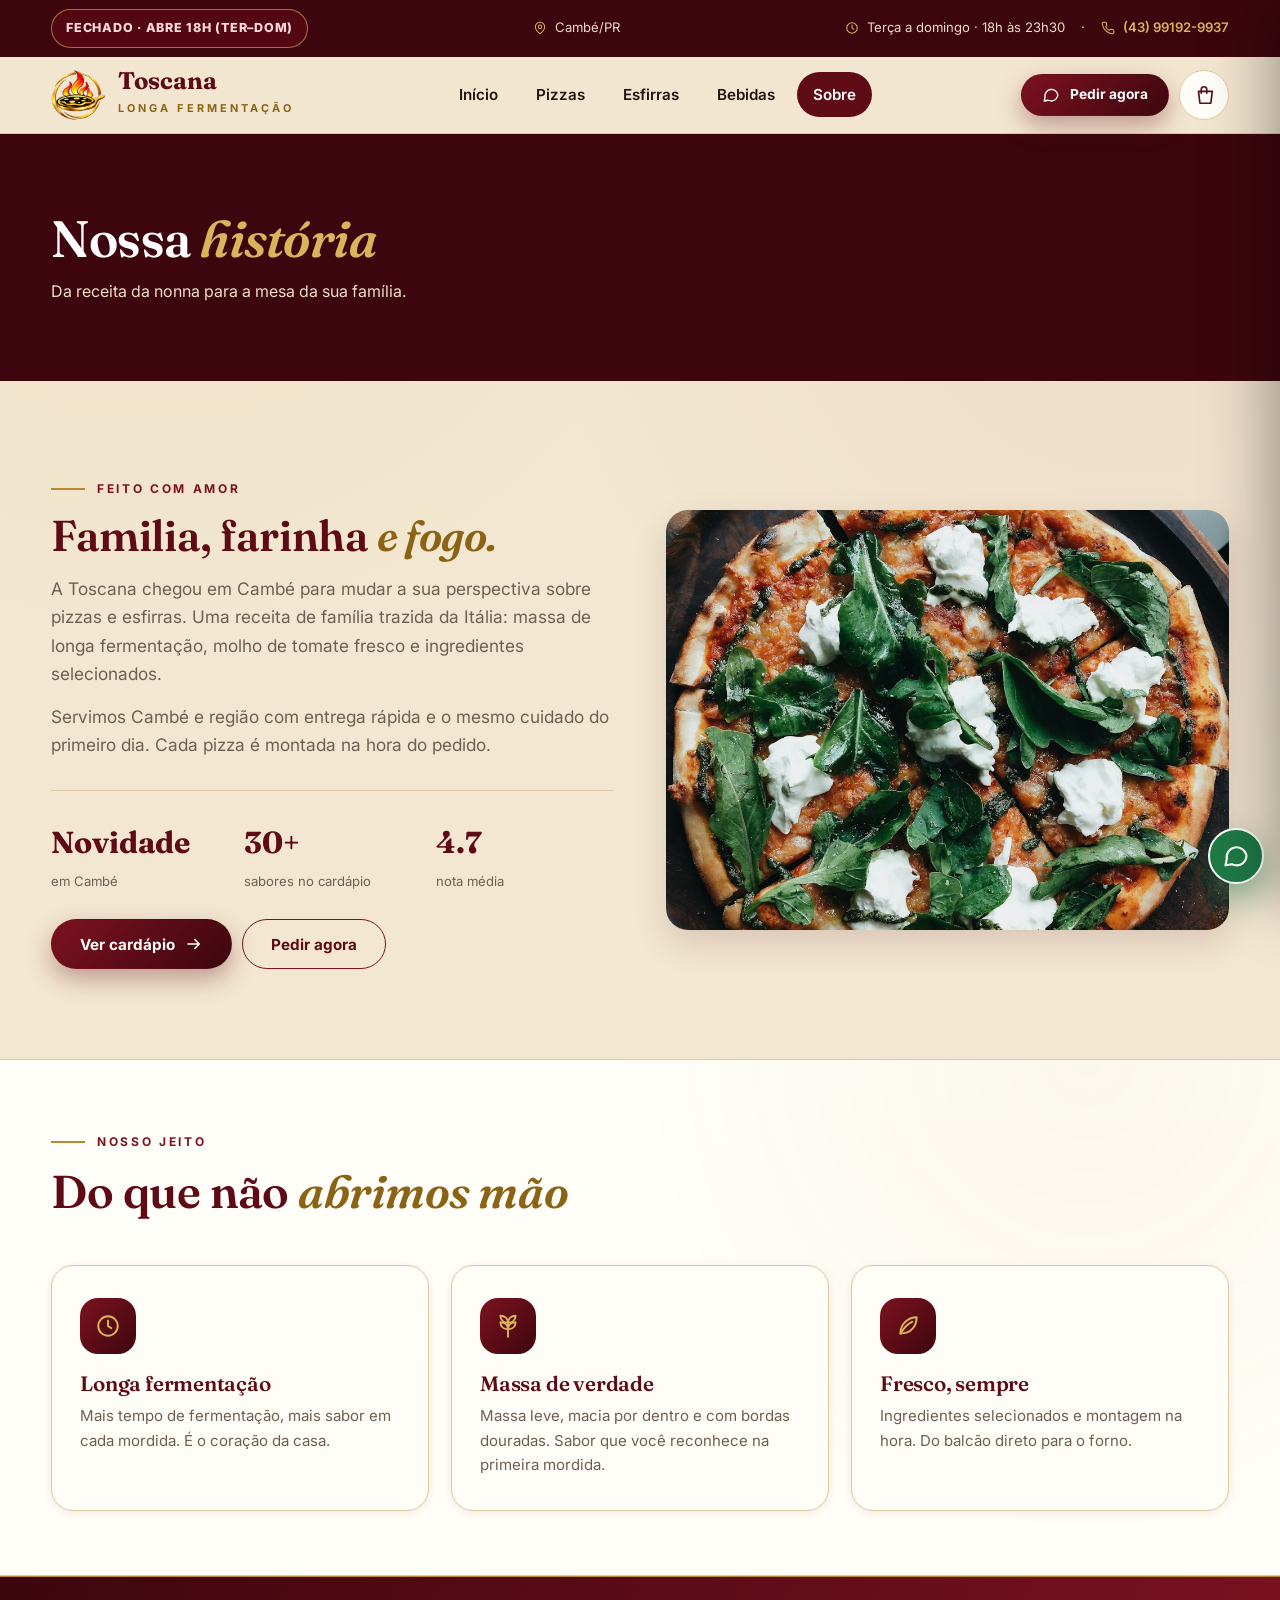
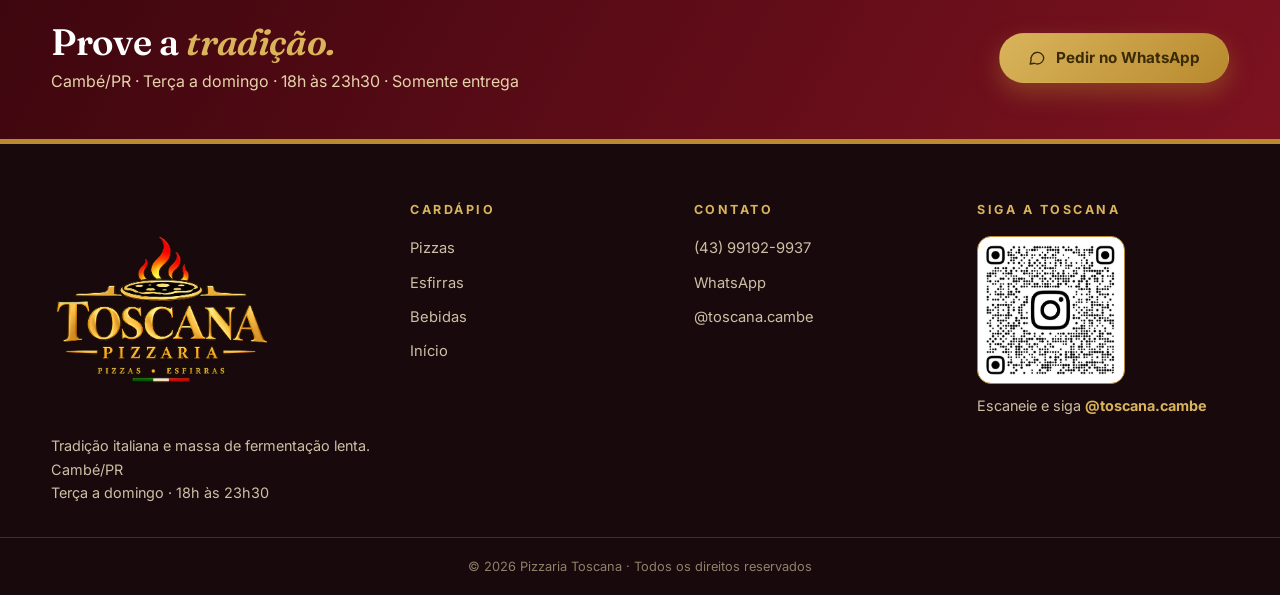
<file: sobre.html>
<!DOCTYPE html>
<html lang="pt-BR">
<head>
<meta charset="UTF-8">
<meta name="viewport" content="width=device-width, initial-scale=1.0">
<title>Sobre — Pizzaria Toscana</title>
<meta name="description" content="A história da Pizzaria Toscana: receita de família e massa de fermentação lenta, com entrega em Cambé.">
<link rel="icon" type="image/png" href="/assets/logo-mini.PNG">
<link rel="preconnect" href="https://fonts.googleapis.com">
<link rel="preconnect" href="https://fonts.gstatic.com" crossorigin>
<link href="https://fonts.googleapis.com/css2?family=Fraunces:ital,opsz,wght@0,9..144,500;0,9..144,650;1,9..144,500;1,9..144,650&family=Inter:wght@400;600;700;800&display=swap" rel="stylesheet">
<link rel="stylesheet" href="/css/style.css?v=6">
<meta name="theme-color" content="#3d060e">
<link rel="manifest" href="/manifest.json">
<script type="application/ld+json">{"@context":"https://schema.org","@type":"FoodEstablishment","name":"Pizzaria Toscana"}</script>
</head>
<body>

<svg width="0" height="0" style="position:absolute" aria-hidden="true">
  <defs>
    <symbol id="i-bag" viewBox="0 0 24 24" fill="none" stroke="currentColor" stroke-width="1.8" stroke-linecap="round" stroke-linejoin="round"><path d="M6 8h15l-1.5 12.5a1 1 0 0 1-1 .5H8.5a1 1 0 0 1-1-.5L6 8Z"/><path d="M9 10V6a3 3 0 0 1 6 0v4"/></symbol>
    <symbol id="i-phone" viewBox="0 0 24 24" fill="none" stroke="currentColor" stroke-width="1.8" stroke-linecap="round" stroke-linejoin="round"><path d="M22 16.9v3a2 2 0 0 1-2.2 2 19.8 19.8 0 0 1-8.6-3.1 19.5 19.5 0 0 1-6-6A19.8 19.8 0 0 1 2.1 4.2 2 2 0 0 1 4.1 2h3a2 2 0 0 1 2 1.7c.1 1 .4 2 .7 2.9a2 2 0 0 1-.5 2.1L8.1 10a16 16 0 0 0 6 6l1.3-1.3a2 2 0 0 1 2.1-.4c.9.3 1.9.5 2.9.7a2 2 0 0 1 1.6 2Z"/></symbol>
    <symbol id="i-pin" viewBox="0 0 24 24" fill="none" stroke="currentColor" stroke-width="1.8" stroke-linecap="round" stroke-linejoin="round"><path d="M20 10c0 6-8 12-8 12S4 16 4 10a8 8 0 0 1 16 0Z"/><circle cx="12" cy="10" r="3"/></symbol>
    <symbol id="i-clock" viewBox="0 0 24 24" fill="none" stroke="currentColor" stroke-width="1.8" stroke-linecap="round"><circle cx="12" cy="12" r="9"/><path d="M12 7v5l3 2"/></symbol>
    <symbol id="i-arrow" viewBox="0 0 24 24" fill="none" stroke="currentColor" stroke-width="2" stroke-linecap="round" stroke-linejoin="round"><path d="M4 12h15M13 6l6 6-6 6"/></symbol>
    <symbol id="i-flame" viewBox="0 0 24 24" fill="none" stroke="currentColor" stroke-width="1.8" stroke-linecap="round" stroke-linejoin="round"><path d="M12 22c4 0 7-2.8 7-6.5 0-4-3-6.5-4.5-9C13 4 12 2.5 12 2.5S11 4 9.5 6.5C8 9 5 11 5 15.5 5 19.2 8 22 12 22Z"/><path d="M12 22c-1.5 0-2.5-1-2.5-2.3 0-1.5 1.2-2.3 2.5-3.7 1.3 1.4 2.5 2.2 2.5 3.7 0 1.3-1 2.3-2.5 2.3Z"/></symbol>
    <symbol id="i-wheat" viewBox="0 0 24 24" fill="none" stroke="currentColor" stroke-width="1.8" stroke-linecap="round" stroke-linejoin="round"><path d="M12 22V9"/><path d="M12 9C12 5 9 2.5 5 2.5c0 4 3 6.5 7 6.5Z"/><path d="M12 9c0-4 3-6.5 7-6.5 0 4-3 6.5-7 6.5Z"/><path d="M12 15c0-4-3-6.5-7-6.5 0 4 3 6.5 7 6.5Z"/><path d="M12 15c0-4 3-6.5 7-6.5 0 4-3 6.5-7 6.5Z"/></symbol>
    <symbol id="i-leaf" viewBox="0 0 24 24" fill="none" stroke="currentColor" stroke-width="1.8" stroke-linecap="round" stroke-linejoin="round"><path d="M5 19C5 9 13 4 20 4c0 8-5 15-15 15Z"/><path d="M5 19c3-5 7-9 11-11"/></symbol>
    <symbol id="i-x" viewBox="0 0 24 24" fill="none" stroke="currentColor" stroke-width="2.2" stroke-linecap="round"><path d="M6 6l12 12M18 6 6 18"/></symbol>
    <symbol id="i-menu" viewBox="0 0 24 24" fill="none" stroke="currentColor" stroke-width="2" stroke-linecap="round"><path d="M4 7h16M4 12h16M4 17h16"/></symbol>
    <symbol id="i-chat" viewBox="0 0 24 24" fill="none" stroke="currentColor" stroke-width="1.8" stroke-linecap="round" stroke-linejoin="round"><path d="M21 11.5a8.5 8.5 0 0 1-8.5 8.5c-1.5 0-3-.4-4.2-1L3 20l1.1-5.2A8.5 8.5 0 1 1 21 11.5Z"/></symbol>
    <symbol id="i-check" viewBox="0 0 24 24" fill="none" stroke="currentColor" stroke-width="2.2" stroke-linecap="round" stroke-linejoin="round"><path d="M4 12.5l5 5L20 6.5"/></symbol>
  </defs>
</svg>

<div class="topbar">
  <div class="container">
    <span class="topbar-item"><span class="open-badge" data-open-badge>Aberto</span></span><span class="topbar-item topbar-item--hide-mobile"><svg><use href="#i-pin"/></svg><span data-bind="address">Cambé/PR</span></span>
    <span class="topbar-item"><svg><use href="#i-clock"/></svg><span data-bind="hours">Terça a domingo · 18h às 23h30</span>&nbsp;&nbsp;·&nbsp;&nbsp;<svg><use href="#i-phone"/></svg><a data-bind="phone-href" href="#"><span data-bind="phone">(43) 99192-9937</span></a></span>
  </div>
</div>

<header class="site-header" id="siteHeader">
  <div class="container header-inner">
    <a class="brand" href="/" aria-label="Pizzaria Toscana — início">
      <span class="brand-badge"><img src="/assets/logo-mini.PNG" alt="Toscana" width="52" height="52"></span>
      <span><span class="brand-name">Toscana</span><span class="brand-sub">Longa Fermentação</span></span>
    </a>
    <nav class="main-nav" aria-label="Navegação principal">
      <a href="/">Início</a>
      <a href="/pizzas">Pizzas</a>
      <a href="/esfirras">Esfirras</a>
      <a href="/bebidas">Bebidas</a>
      <a href="/sobre" class="is-active">Sobre</a>
    </nav>
    <div class="header-actions">
      <a class="btn btn--wine btn--sm" data-bind="wa" href="#"><svg><use href="#i-chat"/></svg>Pedir agora</a>
      <button class="bag-btn" type="button" data-open-cart aria-label="Abrir pedido"><svg><use href="#i-bag"/></svg><span class="bag-count" data-cart-count style="display:none">0</span></button>
      <button class="nav-toggle" type="button" id="mobileOpen" aria-label="Abrir menu"><svg><use href="#i-menu"/></svg></button>
    </div>
  </div>
</header>

<nav class="mobile-nav" id="mobileNav" aria-label="Menu">
  <div style="display:flex;justify-content:flex-end"><button class="icon-btn" type="button" id="mobileClose" aria-label="Fechar menu" style="border-color:var(--line);color:var(--wine-800)"><svg><use href="#i-x"/></svg></button></div>
  <a class="mobile-link" href="/">Início</a>
  <a class="mobile-link" href="/pizzas">Pizzas</a>
  <a class="mobile-link" href="/esfirras">Esfirras</a>
  <a class="mobile-link" href="/bebidas">Bebidas</a>
  <a class="mobile-link" href="/sobre">Sobre</a>
  <a class="btn btn--wine btn--block" data-bind="wa" href="#">Pedir no WhatsApp</a>
</nav>

<main>
  <div class="page-hero">
    <div class="container">
      <h1>Nossa <em>história</em></h1>
      <p>Da receita da nonna para a mesa da sua família.</p>
    </div>
  </div>

  <section class="section">
    <div class="container about-grid">
      <div>
        <span class="eyebrow">Feito com amor</span>
        <h2 style="font-size:clamp(1.9rem,3.4vw,2.7rem);color:var(--wine-800);margin:14px 0">Familia, farinha <em style="color:var(--gold-700)">e fogo.</em></h2>
        <p class="lead">A Toscana chegou em Cambé para mudar a sua perspectiva sobre pizzas e esfirras. Uma receita de família trazida da Itália: massa de longa fermentação, molho de tomate fresco e ingredientes selecionados.</p>
        <p class="lead" style="margin-top:14px">Servimos Cambé e região com entrega rápida e o mesmo cuidado do primeiro dia. Cada pizza é montada na hora do pedido.</p>
        <div class="stats-row">
          <div><strong>Novidade</strong><span>em Cambé</span></div>
          <div><strong>30+</strong><span>sabores no cardápio</span></div>
          <div><strong>4.7</strong><span>nota média</span></div>
        </div>
        <div style="display:flex;gap:10px;flex-wrap:wrap;margin-top:26px">
          <a href="/pizzas" class="btn btn--wine">Ver cardápio<svg><use href="#i-arrow"/></svg></a>
          <a data-bind="wa" href="#" class="btn btn--ghost">Pedir agora</a>
        </div>
      </div>
      <div class="about-photos">
        <div class="ph1"><img src="/assets/forno.jpg" alt="Pizza saindo do forno" loading="lazy" decoding="async"></div>
      </div>
    </div>
  </section>

  <section class="section section--white section--tight">
    <div class="container">
      <div class="section-head">
        <span class="eyebrow">Nosso jeito</span>
        <h2>Do que não <em>abrimos mão</em></h2>
      </div>
      <div class="values">
        <div class="value-card">
          <div class="value-ico"><svg><use href="#i-clock"/></svg></div>
          <h3>Longa fermentação</h3>
          <p>Mais tempo de fermentação, mais sabor em cada mordida. É o coração da casa.</p>
        </div>
        <div class="value-card">
          <div class="value-ico"><svg><use href="#i-wheat"/></svg></div>
          <h3>Massa de verdade</h3>
          <p>Massa leve, macia por dentro e com bordas douradas. Sabor que você reconhece na primeira mordida.</p>
        </div>
        <div class="value-card">
          <div class="value-ico"><svg><use href="#i-leaf"/></svg></div>
          <h3>Fresco, sempre</h3>
          <p>Ingredientes selecionados e montagem na hora. Do balcão direto para o forno.</p>
        </div>
      </div>
    </div>
  </section>

  <div class="cta-band">
    <div class="container">
      <div><h2>Prove a <em>tradição.</em></h2><p><span data-bind="address">Cambé/PR</span> · <span data-bind="hours">Terça a domingo · 18h às 23h30</span> · Somente entrega</p></div>
      <a data-bind="wa" href="#" class="btn btn--gold"><svg><use href="#i-chat"/></svg>Pedir no WhatsApp</a>
    </div>
  </div>
</main>

<footer class="site-footer">
  <div class="container footer-grid">
    <div>
      <img class="footer-logo" src="/assets/logo-full.PNG" alt="Pizzaria Toscana — Pizzas e Esfirras">
      <p style="margin-top:14px">Tradição italiana e massa de fermentação lenta.<br><span data-bind="address">Cambé/PR</span><br><span data-bind="hours">Terça a domingo · 18h às 23h30</span></p>
    </div>
    <div><h4>Cardápio</h4><ul><li><a href="/pizzas">Pizzas</a></li><li><a href="/esfirras">Esfirras</a></li><li><a href="/bebidas">Bebidas</a></li><li><a href="/">Início</a></li></ul></div>
    <div><h4>Contato</h4><ul><li><a data-bind="phone-href" href="#"><span data-bind="phone">(43) 99192-9937</span></a></li><li><a data-bind="wa" href="#">WhatsApp</a></li><li><a data-bind="ig" href="#" target="_blank" rel="noopener"><span data-bind="ig-handle">@toscana.cambe</span></a></li></ul></div>
    <div><h4>Siga a Toscana</h4><a class="qr-card" data-bind="ig" href="#" target="_blank" rel="noopener" aria-label="Abrir o Instagram da Toscana"><img src="/assets/qrcodeig.JPG" alt="QR Code do Instagram @toscana.cambe"></a><p class="qr-caption">Escaneie e siga <strong data-bind="ig-handle">@toscana.cambe</strong></p></div>
  </div>
  <div class="footer-bottom">© <span id="ano"></span> Pizzaria Toscana · Todos os direitos reservados</div>
</footer>

<div class="scrim" id="cartScrim"></div>
<aside class="cart-drawer" id="cartDrawer" role="dialog" aria-modal="true" aria-label="Seu pedido">
  <div class="drawer-head">
    <div><h3>Seu pedido</h3><p>Revise e finalize no WhatsApp</p></div>
    <button class="icon-btn" type="button" data-close-cart aria-label="Fechar"><svg><use href="#i-x"/></svg></button>
  </div>
  <div class="drawer-items" id="cartItems"></div>
  <div class="drawer-foot">
    <div class="total-line"><span>Total do pedido</span><strong id="cartTotal">R$ 0,00</strong></div>
    <button class="btn btn--green btn--block" id="btnCheckout" type="button" data-open-checkout><svg><use href="#i-check"/></svg>Finalizar no WhatsApp</button>
    <p class="foot-note">Taxa de entrega e pagamento combinadas no WhatsApp.</p>
  </div>
</aside>

<div class="modal" id="checkoutModal" role="dialog" aria-modal="true" aria-label="Finalizar pedido">
  <div class="modal-card">
    <div class="modal-head"><h3>Finalizar pedido</h3><p>Resumo · Total <strong id="checkoutTotal">R$ 0,00</strong></p></div>
    <form class="modal-body" id="checkoutForm" novalidate>
      <div class="order-resume" id="orderResume"></div>
      <div class="field"><label for="fName">Nome <i>*</i></label><input id="fName" name="name" autocomplete="name" autocapitalize="words" enterkeyhint="next" aria-describedby="fName-err" placeholder="Seu nome"><span class="field-error" id="fName-err">Informe seu nome.</span></div>
      <div class="field"><label for="fPhone">Telefone / WhatsApp <i>*</i></label><input id="fPhone" name="phone" inputmode="tel" autocomplete="tel" enterkeyhint="next" aria-describedby="fPhone-err" placeholder="(43) 99999-9999"><span class="field-error" id="fPhone-err">Informe um telefone valido com DDD.</span></div>
      <div class="field"><label for="fAddress">Rua e número <i>*</i></label><input id="fAddress" name="address" autocomplete="street-address" enterkeyhint="next" aria-describedby="fAddress-err" placeholder="Rua, número"><span class="field-error" id="fAddress-err">Informe rua e número.</span></div>
      <div class="field"><label for="fDistrict">Bairro <i>*</i></label><select id="fDistrict" name="district"><option value="">Selecione o bairro...</option></select><span class="field-error" id="fDistrict-err">Selecione o bairro para calcular a entrega.</span></div>
      <div class="fee-preview" id="feePreview" role="status"></div>
      <div class="field-2col"><div class="field"><label for="fPayment">Pagamento <i>*</i></label><select id="fPayment"><option value="">Selecione...</option><option>Pix</option><option>Cartão na entrega</option><option>Dinheiro</option></select><span class="field-error" id="fPayment-err">Selecione a forma de pagamento.</span></div><div class="field" id="fChangeWrap"><label for="fChange">Troco para (se dinheiro)</label><input id="fChange" inputmode="decimal" placeholder="Ex: 100"></div></div>
      <div class="field"><label for="fNotes">Complemento / observações</label><input id="fNotes" name="notes" autocomplete="off" enterkeyhint="done" placeholder="Apto, ponto de referência..."></div>
      <div class="modal-foot"><button type="submit" class="btn btn--green btn--block"><svg><use href="#i-chat"/></svg>Enviar pedido no WhatsApp</button>
      <button type="button" class="btn btn--ghost btn--block" data-close-checkout>Voltar ao pedido</button></div>
    </form>
  </div>
</div>

<div class="modal" id="halfModal" role="dialog" aria-modal="true" aria-label="Montar meia-a-meia"><div class="modal-card"><div class="modal-head"><h3 id="halfTitle">Montar meia-a-meia</h3><p id="halfFee"></p></div><div class="modal-body"><div class="half-list" id="halfOptions"></div><div class="field"><label for="halfNotes">Observacao da pizza (opcional)</label><input id="halfNotes" maxlength="80" inputmode="text" enterkeyhint="done" placeholder="Ex: bem assada, sem cebola"></div><button type="button" class="btn btn--wine btn--block" data-confirm-half>Adicionar meia-a-meia</button><button type="button" class="btn btn--ghost btn--block" data-close-half>Cancelar</button></div></div></div><div class="modal" id="successModal" role="dialog" aria-modal="true" aria-label="Pedido enviado"><div class="modal-card"><div class="modal-head"><h3>Pedido enviado!</h3><p>Ja abrimos o WhatsApp para voce confirmar</p></div><div class="modal-body"><div class="success-check"><svg viewBox="0 0 24 24" fill="none" stroke="currentColor" stroke-width="2.2" stroke-linecap="round" stroke-linejoin="round"><path d="M4 12.5l5 5L20 6.5"/></svg></div><p id="successText"></p><button type="button" class="btn btn--green btn--block" data-close-success>Voltar ao cardapio</button><button type="button" class="btn btn--ghost btn--block" id="btnReorder" style="display:none">Pedir o ultimo pedido de novo</button></div></div></div><div class="sticky-bar" id="stickyBar" role="status"><div><strong id="stickyTotal">R$ 0,00</strong><br><span id="stickyCount"></span></div><button class="btn btn--gold btn--sm" type="button" data-open-cart>Abrir pedido</button></div>

<div class="toast" id="toast" role="status"></div>
<a class="float-wa" data-bind="wa" href="#" aria-label="Conversar no WhatsApp"><svg><use href="#i-chat"/></svg></a>

<script>if("serviceWorker" in navigator){window.addEventListener("load",function(){navigator.serviceWorker.register("/sw.js",{updateViaCache:"none"}).catch(function(){});});}</script>
<script src="/js/data.js"></script>
<script src="/js/store.js"></script>
<script src="/js/app.js"></script>
</body>
</html>
</file>
<file: css/style.css>
/* ==========================================================================
   PIZZARIA TOSCANA — Design System
   --------------------------------------------------------------------------
   01. Tokens & reset        05. Hero                  09. Split / local
   02. Base & tipografia     06. Marquee               10. Faixa CTA
   03. Utilidades & botoes   07. Cards de produto      11. Paginas internas
   04. Topbar & header       08. Diferenciais          12. Sobre
   13. Rodape  14. Carrinho / modal / toast  15. Formularios
   16. Responsivo  17. Movimento & foco
   ========================================================================== */

/* ---------- 01. Tokens ---------- */
:root {
  --wine-900: #3d060e;
  --wine-800: #5e0b15;
  --wine-700: #7c1220;
  --wine-600: #9c1b28;
  --ember: #b3282d;
  --cream: #f3e7d1;
  --paper: #fffdf7;
  --sand: #efe1c5;
  --line: #ddc9a3;
  --gold-700: #8a6414;
  --gold-500: #b98a2f;
  --gold-300: #d9b45b;
  --gold-100: #f4e6c4;
  --ink: #201512;
  --muted: #6e5f52;
  --faint: #9a8875;
  --green: #1e7a46;
  --green-dark: #155c34;
  --danger: #a31621;
  --radius: 14px;
  --radius-lg: 22px;
  --shadow-sm: 0 2px 10px rgba(61, 6, 14, 0.08);
  --shadow-md: 0 14px 34px rgba(61, 6, 14, 0.14);
  --shadow-lg: 0 28px 70px rgba(32, 21, 18, 0.25);
  --font-display: "Fraunces", Georgia, "Times New Roman", serif;
  --font-body: "Inter", system-ui, -apple-system, "Segoe UI", Roboto, Arial, sans-serif;
  --maxw: 1200px;
  --header-h: 76px;
}

/* ---------- Reset ---------- */
*, *::before, *::after { box-sizing: border-box; }
* { margin: 0; }
html { scroll-behavior: smooth; }
body {
  font-family: var(--font-body);
  background-color: var(--cream);
  background-image:
    radial-gradient(circle at 12% 8%, rgba(185, 138, 47, 0.08), transparent 42%),
    radial-gradient(circle at 88% 26%, rgba(124, 18, 32, 0.05), transparent 46%);
  background-attachment: fixed;
  color: var(--ink);
  line-height: 1.65;
  -webkit-font-smoothing: antialiased;
  text-rendering: optimizeLegibility;
  overflow-x: hidden;
}
img { display: block; max-width: 100%; }
a { color: inherit; }
button { font: inherit; }
::selection { background: var(--gold-300); color: var(--wine-900); }

/* ---------- 02. Base & tipografia ---------- */
h1, h2, h3 { font-family: var(--font-display); font-weight: 600; line-height: 1.12; letter-spacing: -0.01em; }
p { margin-block: 0; }
.lead { font-size: 1.08rem; color: var(--muted); max-width: 56ch; }

/* ---------- 03. Utilidades ---------- */
.container { width: min(var(--maxw), 92%); margin-inline: auto; }
.ic { width: 18px; height: 18px; flex: none; }
.section { padding-block: clamp(56px, 7vw, 96px); }
.section--tight { padding-block: clamp(40px, 5vw, 64px); }
.section--white {
  background: linear-gradient(180deg, #fffef9, var(--paper));
  background-image: radial-gradient(circle at 85% 0%, rgba(185, 138, 47, 0.06), transparent 40%), linear-gradient(180deg, #fffef9, var(--paper));
  border-block: 1px solid var(--line);
}
.eyebrow {
  display: inline-flex; align-items: center; gap: 12px;
  font-size: 0.75rem; font-weight: 700; letter-spacing: 0.22em; text-transform: uppercase;
  color: var(--wine-700);
}
.eyebrow::before { content: ""; width: 34px; height: 2px; background: var(--gold-500); }
.eyebrow--center::after { content: ""; width: 34px; height: 2px; background: var(--gold-500); }
.eyebrow--light { color: var(--gold-300); }
.section-head { max-width: 680px; margin-bottom: clamp(28px, 4vw, 48px); }
.section-head--center { margin-inline: auto; text-align: center; }
.section-head h2 { font-size: clamp(1.9rem, 3.6vw, 2.9rem); color: var(--wine-800); margin: 14px 0 10px; }
.section-head h2 em { font-style: italic; color: var(--gold-700); }
.section-head p { color: var(--muted); }

/* Botoes */
.btn {
  display: inline-flex; align-items: center; justify-content: center; gap: 10px;
  padding: 15px 28px; border-radius: 999px; border: 1px solid transparent;
  font-weight: 700; font-size: 0.95rem; line-height: 1; text-decoration: none; cursor: pointer;
  transition: transform 0.16s ease, box-shadow 0.16s ease, background 0.16s ease, color 0.16s ease;
  white-space: nowrap;
}
.btn svg { width: 18px; height: 18px; flex: none; }
.btn:active { transform: scale(0.97); }
.btn--gold { background: linear-gradient(135deg, var(--gold-300), var(--gold-500)); color: #3a2a05; box-shadow: 0 10px 24px rgba(185, 138, 47, 0.38); }
.btn--gold:hover { transform: translateY(-2px); box-shadow: 0 16px 30px rgba(185, 138, 47, 0.45); }
.btn--wine { background: linear-gradient(135deg, var(--wine-700), var(--wine-900)); color: #fff; box-shadow: 0 10px 24px rgba(94, 11, 21, 0.35); }
.btn--wine:hover { transform: translateY(-2px); }
.btn--ghost { background: transparent; color: var(--wine-800); border-color: var(--wine-700); }
.btn--ghost:hover { background: var(--wine-800); color: #fff; }
.btn--light { background: rgba(255, 255, 255, 0.12); color: #fff; border-color: rgba(255, 255, 255, 0.55); backdrop-filter: blur(4px); }
.btn--light:hover { background: rgba(255, 255, 255, 0.22); }
.btn--green { background: var(--green); color: #fff; box-shadow: 0 10px 24px rgba(30, 122, 70, 0.35); }
.btn--green:hover { background: var(--green-dark); transform: translateY(-2px); }
.btn--block { width: 100%; }
.btn--sm { padding: 11px 20px; font-size: 0.86rem; }
.btn[disabled] { opacity: 0.5; cursor: not-allowed; transform: none; }

/* ---------- 04. Topbar & header ---------- */
.topbar { background: var(--wine-900); color: #e9dcc2; font-size: 0.82rem; }
.topbar .container { display: flex; justify-content: space-between; align-items: center; gap: 12px; padding-block: 9px; flex-wrap: wrap; }
.topbar-item { display: inline-flex; align-items: center; gap: 8px; }
.topbar-item svg { width: 14px; height: 14px; color: var(--gold-300); }
.topbar a { color: var(--gold-300); text-decoration: none; font-weight: 600; }
.topbar a:hover { text-decoration: underline; }

.site-header {
  position: sticky; top: 0; z-index: 60;
  background: rgba(243, 231, 209, 0.92);
  backdrop-filter: blur(14px); -webkit-backdrop-filter: blur(14px);
  border-bottom: 1px solid var(--line);
  transition: box-shadow 0.2s ease;
}
.site-header.is-scrolled { box-shadow: var(--shadow-md); }
.header-inner { display: flex; align-items: center; justify-content: space-between; gap: 18px; min-height: var(--header-h); min-width: 0; }
.header-inner > * { min-width: 0; }
.brand { display: flex; align-items: center; gap: 13px; text-decoration: none; }
.brand-badge {
  width: 54px; height: 54px; flex: none;
  display: inline-flex; align-items: center; justify-content: center;
  background: none; border: none; box-shadow: none;
}
.brand-badge img { width: 100%; height: 100%; object-fit: contain; }
.brand-name { font-family: var(--font-display); font-size: 1.5rem; font-weight: 700; color: var(--wine-800); line-height: 1; display: block; }
.brand-sub { font-size: 0.68rem; font-weight: 700; letter-spacing: 0.28em; text-transform: uppercase; color: var(--gold-700); }
.main-nav { display: flex; align-items: center; gap: 6px; }
.main-nav a {
  text-decoration: none; font-weight: 600; font-size: 0.95rem; color: var(--ink);
  padding: 10px 16px; border-radius: 999px; transition: background 0.15s, color 0.15s;
}
.main-nav a:hover { background: var(--sand); }
.main-nav a.is-active { background: var(--wine-800); color: #fff; }
.header-actions { display: flex; align-items: center; gap: 10px; }
.bag-btn {
  position: relative; display: inline-grid; place-items: center;
  width: 50px; height: 50px; border-radius: 50%;
  border: 1px solid var(--line); background: var(--paper); cursor: pointer;
  transition: border-color 0.15s, transform 0.15s;
}
.bag-btn:hover { border-color: var(--gold-500); transform: translateY(-1px); }
.bag-btn svg { width: 22px; height: 22px; color: var(--wine-800); }
.bag-count {
  position: absolute; top: -5px; right: -5px;
  min-width: 24px; height: 24px; padding-inline: 5px; border-radius: 999px;
  background: var(--wine-700); color: #fff; border: 2px solid var(--cream);
  font-size: 0.75rem; font-weight: 800; display: grid; place-items: center;
}
.nav-toggle { display: none; width: 48px; height: 48px; border-radius: 12px; border: 1px solid var(--line); background: var(--paper); cursor: pointer; }
.nav-toggle svg { width: 22px; height: 22px; color: var(--wine-800); }

/* Navegacao mobile */
.mobile-nav {
  position: fixed; inset: 0 auto 0 0; width: min(320px, 86%); z-index: 120;
  background: var(--paper); border-right: 1px solid var(--line);
  padding: 28px; display: flex; flex-direction: column; gap: 6px;
  transform: translateX(-105%); transition: transform 0.25s ease;
}
.mobile-nav.is-open { transform: none; }
.mobile-nav a { text-decoration: none; font-family: var(--font-display); font-size: 1.35rem; color: var(--wine-800); padding: 12px 6px; border-bottom: 1px solid var(--line); }
.mobile-nav a:last-of-type { border-bottom: none; }
.mobile-nav .btn { margin-top: 18px; }

/* ---------- 05. Hero (home) ---------- */
.hero { position: relative; background: var(--wine-900); color: #fff; overflow: hidden; }
.hero-bg { position: absolute; inset: 0; }
.hero-bg img { width: 100%; height: 100%; object-fit: cover; opacity: 0.32; }
.hero-bg::after { content: ""; position: absolute; inset: 0; background: linear-gradient(100deg, rgba(30, 5, 9, 0.92) 30%, rgba(61, 6, 14, 0.55) 65%, rgba(61, 6, 14, 0.25)); }
.hero .container { position: relative; display: grid; grid-template-columns: 1.05fr 0.95fr; gap: clamp(28px, 4vw, 56px); align-items: center; padding-block: clamp(56px, 7vw, 96px); }
.hero h1 { font-size: clamp(2.5rem, 5vw, 4.2rem); margin: 18px 0 16px; }
.hero h1 em { font-style: italic; color: var(--gold-300); }
.hero .lead { color: #efdfc2; }
.hero-cta { display: flex; gap: 12px; flex-wrap: wrap; margin-top: 28px; }
.hero-proof { display: flex; gap: clamp(20px, 3vw, 40px); margin-top: 34px; padding-top: 24px; border-top: 1px solid rgba(217, 180, 91, 0.35); flex-wrap: wrap; }
.proof strong { font-family: var(--font-display); font-size: 1.55rem; color: var(--gold-300); display: flex; align-items: center; gap: 8px; }
.proof strong svg { width: 20px; height: 20px; }
.proof span { font-size: 0.83rem; color: #d9c9a8; display: block; margin-top: 2px; }

/* Colagem de fotos do hero */
.collage { position: relative; min-height: 440px; }
.collage-main { position: absolute; inset: 0 8% 12% 0; border-radius: var(--radius-lg); overflow: hidden; border: 1px solid rgba(217, 180, 91, 0.5); box-shadow: var(--shadow-lg); }
.collage-main img { width: 100%; height: 100%; object-fit: cover; }
.collage-small { position: absolute; right: 0; bottom: 0; width: 46%; aspect-ratio: 1; border-radius: var(--radius-lg); overflow: hidden; border: 6px solid var(--cream); box-shadow: var(--shadow-lg); }
.collage-small img { width: 100%; height: 100%; object-fit: cover; }
.collage-badge {
  position: absolute; top: 6%; right: 4%; z-index: 2;
  background: linear-gradient(135deg, var(--gold-300), var(--gold-500)); color: #3a2a05;
  border-radius: 16px; padding: 14px 18px; text-align: center; box-shadow: var(--shadow-md);
}
.collage-badge strong { font-family: var(--font-display); font-size: 1.6rem; display: block; line-height: 1; }
.collage-badge span { font-size: 0.72rem; font-weight: 800; letter-spacing: 0.14em; text-transform: uppercase; }

/* ---------- 06. Marquee ---------- */
.marquee { background: var(--wine-800); border-block: 1px solid var(--gold-500); overflow: hidden; }
.marquee-track { display: flex; gap: 0; width: max-content; animation: marquee 28s linear infinite; }
.marquee-track span {
  color: var(--gold-100); font-family: var(--font-display); font-size: 1rem; letter-spacing: 0.12em; text-transform: uppercase;
  padding: 14px 0; white-space: nowrap;
}
.marquee-track span::after { content: "·"; color: var(--gold-500); margin: 0 26px; }
@keyframes marquee { to { transform: translateX(-50%); } }

/* ---------- 07. Cards de produto ---------- */
.grid { display: grid; gap: 22px; }
.grid--4 { grid-template-columns: repeat(4, 1fr); }
.grid--3 { grid-template-columns: repeat(3, 1fr); }
/* Cardápios usam grade fluida (sem fotos, cartas text-first) */
[data-menu] { grid-template-columns: repeat(auto-fill, minmax(250px, 1fr)); }
.product-card {
  background: linear-gradient(180deg, #fffefb, var(--paper)); border: 1px solid var(--line); border-left: 4px solid var(--wine-700);
  border-radius: var(--radius-lg); display: flex; flex-direction: column; min-width: 0;
  box-shadow: var(--shadow-sm);
  transition: transform 0.2s ease, box-shadow 0.2s ease;
}
.product-card:hover { transform: translateY(-5px); box-shadow: var(--shadow-md); }
.product-card[data-kind="especial"] { border-left-color: var(--gold-500); }
.product-card[data-kind="doce"] { border-left-color: #c98a6e; }
.pc-head { display: flex; flex-wrap: wrap; align-items: center; gap: 8px; }
.pc-head h3 { font-size: 1.25rem; color: var(--wine-800); }
.cat-tag {
  font-size: 0.64rem; font-weight: 800; letter-spacing: 0.12em; text-transform: uppercase;
  color: var(--wine-700); background: var(--sand); border: 1px solid var(--line);
  padding: 4px 9px; border-radius: 999px;
}
.product-card[data-kind="especial"] .cat-tag { color: var(--gold-700); }
.product-body { padding: 22px 22px 24px; display: flex; flex-direction: column; gap: 8px; flex: 1; }
.product-desc { font-size: 0.9rem; color: var(--muted); flex: 1; }
.size-row { display: flex; flex-wrap: wrap; gap: 8px; margin-top: 6px; }
.size-pill {
  border: 1px solid var(--line); background: var(--cream); color: var(--ink);
  border-radius: 999px; padding: 8px 14px; font-size: 0.8rem; font-weight: 700; cursor: pointer;
  transition: background 0.15s, color 0.15s, border-color 0.15s;
}
.size-pill:hover { border-color: var(--gold-500); }
.size-pill.is-active { background: var(--wine-800); border-color: var(--wine-800); color: #fff; }
.product-foot { display: flex; align-items: center; justify-content: space-between; gap: 10px; margin-top: 10px; padding-top: 14px; border-top: 1px dashed var(--line); }
.product-price { font-family: var(--font-display); font-size: 1.5rem; font-weight: 700; color: var(--wine-800); line-height: 1.05; letter-spacing: -0.01em; }
.product-price small { display: block; font-family: var(--font-body); font-size: 0.72rem; font-weight: 600; color: var(--faint); text-transform: uppercase; letter-spacing: 0.08em; }
.add-btn {
  display: inline-flex; align-items: center; gap: 8px;
  background: var(--wine-800); color: #fff; border: none; border-radius: 999px;
  padding: 12px 18px; font-size: 0.86rem; font-weight: 700; cursor: pointer;
  transition: background 0.15s, transform 0.15s;
}
.add-btn svg { width: 16px; height: 16px; }
.add-btn:hover { background: var(--wine-600); transform: translateY(-1px); }
.section-more { margin-top: 30px; display: flex; justify-content: center; gap: 12px; flex-wrap: wrap; }

/* Filtros */
.filter-row { display: flex; gap: 10px; flex-wrap: wrap; margin-bottom: 26px; }
.filter-btn { border: 1px solid var(--line); background: var(--paper); padding: 11px 22px; border-radius: 999px; font-weight: 700; font-size: 0.88rem; cursor: pointer; color: var(--ink); }
.filter-btn:hover { border-color: var(--gold-500); }
.filter-btn.is-active { background: var(--wine-800); border-color: var(--wine-800); color: #fff; }
.menu-note {
  margin-top: 30px; background: var(--paper); border: 1px solid var(--line); border-left: 4px solid var(--gold-500);
  border-radius: var(--radius); padding: 18px 22px; font-size: 0.92rem; color: var(--muted);
}
.menu-note strong { color: var(--wine-800); }

/* ---------- 08. Diferenciais ---------- */
.values { display: grid; grid-template-columns: repeat(3, 1fr); gap: 22px; }
.value-card { background: var(--paper); border: 1px solid var(--line); border-radius: var(--radius-lg); padding: 32px 28px; box-shadow: var(--shadow-sm); }
.value-ico {
  width: 56px; height: 56px; border-radius: 18px; display: grid; place-items: center;
  background: linear-gradient(135deg, var(--wine-700), var(--wine-900)); margin-bottom: 18px;
}
.value-ico svg { width: 26px; height: 26px; color: var(--gold-300); }
.value-card h3 { font-size: 1.3rem; color: var(--wine-800); margin-bottom: 8px; }
.value-card p { color: var(--muted); font-size: 0.94rem; }

/* ---------- 09. Split / local ---------- */
.split { display: grid; grid-template-columns: 1fr 1.1fr; gap: clamp(24px, 3vw, 40px); align-items: stretch; }
.info-panel { background: var(--wine-900); color: #f2e6cb; border-radius: var(--radius-lg); padding: clamp(28px, 3.5vw, 44px); position: relative; overflow: hidden; }
.info-panel::before { content: ""; position: absolute; top: 0; left: 0; right: 0; height: 4px; background: linear-gradient(90deg, var(--gold-500), var(--gold-300), var(--gold-500)); }
.info-panel h3 { font-size: 1.7rem; margin: 12px 0 20px; color: #fff; }
.info-list { list-style: none; padding: 0; display: grid; gap: 16px; }
.info-list li { display: flex; gap: 14px; align-items: flex-start; }
.info-ico { width: 44px; height: 44px; flex: none; border-radius: 14px; display: grid; place-items: center; background: rgba(217, 180, 91, 0.14); border: 1px solid rgba(217, 180, 91, 0.4); }
.info-ico svg { width: 20px; height: 20px; color: var(--gold-300); }
.info-list strong { display: block; font-size: 0.78rem; letter-spacing: 0.14em; text-transform: uppercase; color: var(--gold-300); margin-bottom: 2px; }
.info-list p, .info-list a { font-size: 1rem; color: #f2e6cb; text-decoration: none; }
.info-list a:hover { color: var(--gold-300); }
.info-actions { display: flex; gap: 10px; flex-wrap: wrap; margin-top: 26px; }
.map-frame { border-radius: var(--radius-lg); overflow: hidden; border: 1px solid var(--line); min-height: 420px; background: var(--sand); box-shadow: var(--shadow-sm); }
.map-frame iframe { width: 100%; height: 100%; min-height: 420px; border: 0; display: block; }

/* ---------- 10. Faixa CTA ---------- */
.cta-band { background: linear-gradient(120deg, var(--wine-900), var(--wine-700)); border-block: 1px solid var(--gold-500); color: #fff; }
.cta-band .container { display: flex; align-items: center; justify-content: space-between; gap: 22px; flex-wrap: wrap; padding-block: 44px; }
.cta-band h2 { font-size: clamp(1.6rem, 3vw, 2.3rem); }
.cta-band h2 em { color: var(--gold-300); font-style: italic; }
.cta-band p { color: #e6d3ab; margin-top: 6px; }

/* ---------- 11. Paginas internas ---------- */
.page-hero { background: var(--wine-900); color: #fff; position: relative; overflow: hidden; }
.page-hero-bg { position: absolute; inset: 0; }
.page-hero-bg img { width: 100%; height: 100%; object-fit: cover; opacity: 0.28; }
.page-hero .container { position: relative; padding-block: clamp(48px, 6vw, 80px); }
.crumbs { font-size: 0.82rem; color: var(--gold-300); margin-bottom: 12px; letter-spacing: 0.06em; }
.crumbs a { color: var(--gold-300); text-decoration: none; }
.crumbs a:hover { text-decoration: underline; }
.page-hero h1 { font-size: clamp(2.1rem, 4.4vw, 3.2rem); }
.page-hero h1 em { font-style: italic; color: var(--gold-300); }
.page-hero p { color: #efdfc2; max-width: 62ch; margin-top: 10px; }

/* ---------- 12. Sobre ---------- */
.about-grid { display: grid; grid-template-columns: 1fr 1fr; gap: clamp(26px, 4vw, 56px); align-items: center; }
.about-photos { position: relative; min-height: 420px; }
.about-photos .ph1 { position: absolute; inset: 0; border-radius: var(--radius-lg); overflow: hidden; box-shadow: var(--shadow-md); }
.about-photos .ph2 { position: absolute; right: 0; bottom: 0; width: 52%; aspect-ratio: 4/3.4; border-radius: var(--radius-lg); overflow: hidden; border: 6px solid var(--cream); box-shadow: var(--shadow-lg); }
.about-photos img { width: 100%; height: 100%; object-fit: cover; }
.stats-row { display: grid; grid-template-columns: repeat(3, 1fr); gap: 14px; margin-top: 30px; padding-top: 26px; border-top: 1px solid var(--line); }
.stats-row strong { font-family: var(--font-display); font-size: 1.9rem; color: var(--wine-800); display: block; }
.stats-row span { font-size: 0.82rem; color: var(--muted); }

/* ---------- 13. Rodape ---------- */
.site-footer { background: #17090c; color: #cdbfa4; border-top: 4px solid var(--gold-500); }
.footer-grid { display: grid; grid-template-columns: 1.3fr 1fr 1fr 1fr; gap: 32px; padding-block: 56px 32px; }
.footer-brand { display: flex; align-items: center; gap: 12px; margin-bottom: 14px; }
.footer-brand img { width: 46px; height: 46px; }
.footer-brand strong { font-family: var(--font-display); font-size: 1.35rem; color: #fff; display: block; line-height: 1.1; }
.footer-brand span { font-size: 0.68rem; letter-spacing: 0.26em; text-transform: uppercase; color: var(--gold-300); }
.site-footer p { font-size: 0.9rem; }
.site-footer h4 { color: var(--gold-300); font-size: 0.78rem; letter-spacing: 0.2em; text-transform: uppercase; font-family: var(--font-body); margin-bottom: 16px; }
.site-footer ul { list-style: none; padding: 0; display: grid; gap: 10px; font-size: 0.92rem; }
.site-footer ul a { text-decoration: none; color: #cdbfa4; }
.site-footer ul a:hover { color: var(--gold-300); }
.footer-bottom { border-top: 1px solid rgba(217, 180, 91, 0.22); padding-block: 18px; text-align: center; font-size: 0.8rem; color: #8f8069; }
.footer-logo { width: min(220px, 100%); background: none; border: none; }
.qr-card {
  display: block; width: min(148px, 100%); background: #fff;
  border-radius: 14px; padding: 8px; border: 1px solid var(--gold-500);
  transition: transform 0.16s ease;
}
.qr-card:hover { transform: translateY(-2px); }
.qr-card img { width: 100%; border-radius: 8px; }
.qr-caption { font-size: 0.85rem; margin-top: 10px; }
.qr-caption strong { color: var(--gold-300); }

/* ---------- 14. Carrinho / modal / toast ---------- */
.scrim { position: fixed; inset: 0; z-index: 90; background: rgba(23, 9, 12, 0.6); opacity: 0; pointer-events: none; transition: opacity 0.22s ease; }
.scrim.is-visible { opacity: 1; pointer-events: auto; }
.cart-drawer {
  position: fixed; top: 0; right: 0; z-index: 100;
  width: min(430px, 100%); height: 100vh; height: 100dvh; height: 100svh; display: flex; flex-direction: column;
  background: var(--cream); border-left: 1px solid var(--gold-500);
  box-shadow: -24px 0 60px rgba(0, 0, 0, 0.35);
  transform: translateX(103%); transition: transform 0.28s cubic-bezier(0.32, 0.72, 0.35, 1);
}
.cart-drawer.is-open { transform: none; }
.drawer-head { background: linear-gradient(135deg, var(--wine-900), var(--wine-700)); color: #fff; padding: 20px 22px; display: flex; align-items: center; justify-content: space-between; border-bottom: 2px solid var(--gold-500); }
.drawer-head h3 { font-size: 1.3rem; }
.drawer-head p { font-size: 0.8rem; color: var(--gold-100); }
.icon-btn { width: 44px; height: 44px; border-radius: 50%; border: 1px solid rgba(255, 255, 255, 0.35); background: transparent; color: #fff; cursor: pointer; display: grid; place-items: center; }
.icon-btn:hover { background: rgba(255, 255, 255, 0.15); }
.icon-btn svg { width: 17px; height: 17px; }
.drawer-items { flex: 1; overflow-y: auto; padding: 18px; display: flex; flex-direction: column; gap: 12px; }
.cart-empty { text-align: center; padding: 56px 20px; color: var(--muted); }
.cart-empty svg { width: 52px; height: 52px; color: var(--line); margin: 0 auto 14px; }
.cart-item { background: var(--paper); border: 1px solid var(--line); border-left: 4px solid var(--wine-700); border-radius: var(--radius); padding: 12px 14px; display: grid; grid-template-columns: 1fr auto; gap: 12px; align-items: center; }
.cart-item h4 { font-family: var(--font-body); font-size: 0.9rem; font-weight: 700; color: var(--wine-800); }
.cart-item .meta { font-size: 0.78rem; color: var(--muted); }
.qty { display: inline-flex; align-items: center; gap: 10px; margin-top: 8px; }
.qty button { width: 30px; height: 30px; border-radius: 50%; border: 1px solid var(--line); background: var(--cream); cursor: pointer; display: grid; place-items: center; color: var(--wine-800); }
.qty button:hover { border-color: var(--wine-700); }
.qty button svg { width: 14px; height: 14px; }
.qty strong { min-width: 20px; text-align: center; }
.line-total { font-family: var(--font-display); font-weight: 700; color: var(--wine-800); }
.link-danger { background: none; border: none; color: var(--danger); font-size: 0.82rem; font-weight: 700; cursor: pointer; padding: 8px 4px; margin-top: 6px; min-height: 36px; }
.link-danger:hover { text-decoration: underline; }
.drawer-foot { background: var(--paper); border-top: 1px solid var(--line); padding: 18px 22px calc(22px + env(safe-area-inset-bottom, 0px)); }
.total-line { display: flex; justify-content: space-between; align-items: baseline; margin-bottom: 14px; }
.total-line span:first-child { font-weight: 700; font-size: 0.95rem; }
.total-line strong { font-family: var(--font-display); font-size: 1.7rem; color: var(--wine-800); }
.foot-note { font-size: 0.78rem; color: var(--faint); text-align: center; margin-top: 10px; }

/* Modal */
.modal { position: fixed; inset: 0; z-index: 110; display: none; place-items: center; padding: 18px; }
.modal.is-open { display: grid; }
.modal-card { background: var(--cream); border-radius: 20px; width: min(540px, 100%); max-height: 92vh; max-height: 92dvh; max-height: 92svh; overflow-y: auto; -webkit-overflow-scrolling: touch; overscroll-behavior: contain; border: 1px solid var(--gold-500); box-shadow: var(--shadow-lg); }
.modal-head { background: linear-gradient(135deg, var(--wine-900), var(--wine-700)); color: #fff; padding: 24px 26px; border-bottom: 2px solid var(--gold-500); }
.modal-head h3 { font-size: 1.45rem; }
.modal-head p { font-size: 0.88rem; color: var(--gold-100); margin-top: 4px; }
.modal-body { padding: 24px 26px; display: grid; gap: 14px; }
.order-resume { background: var(--paper); border: 1px dashed var(--gold-500); border-radius: var(--radius); padding: 14px 16px; font-size: 0.87rem; white-space: pre-line; color: var(--ink); }

/* Toast */
.toast {
  position: fixed; bottom: calc(88px + env(safe-area-inset-bottom, 0px)); left: 50%; z-index: 130;
  transform: translate(-50%, 90px); opacity: 0;
  background: var(--wine-900); color: #fff; border: 1px solid var(--gold-500);
  padding: 14px 24px; border-radius: 999px; font-size: 0.9rem; font-weight: 600;
  box-shadow: var(--shadow-lg); transition: transform 0.25s ease, opacity 0.25s ease;
  max-width: 92%; text-align: center;
}
.toast.is-visible { transform: translate(-50%, 0); opacity: 1; }

/* Botao flutuante */
.float-wa {
  position: fixed; right: 16px; bottom: calc(16px + env(safe-area-inset-bottom, 0px)); z-index: 80;
  width: 56px; height: 56px; border-radius: 50%;
  background: var(--green); display: grid; place-items: center;
  box-shadow: 0 14px 32px rgba(30, 122, 70, 0.5); border: 2px solid #fff;
  transition: transform 0.16s ease, opacity 0.2s ease;
}
.float-wa:hover { transform: scale(1.06); }
.float-wa svg { width: 28px; height: 28px; color: #fff; }
/* Evita colisão com a barra de pedido: some o flutuante quando há itens */
body.has-items .float-wa { opacity: 0; pointer-events: none; transform: scale(0.9); }

/* ---------- 15. Formularios ---------- */
.field label { display: block; font-size: 0.82rem; font-weight: 700; margin-bottom: 7px; }
.field label i { font-style: normal; color: var(--danger); }
.field input {
  width: 100%; border: 1px solid var(--line); border-radius: 12px;
  padding: 13px 15px; font: inherit; font-size: 16px; background: var(--paper); color: var(--ink);
}
.field input:focus { outline: 2px solid var(--gold-500); border-color: var(--gold-500); }
.field input.is-invalid { border-color: var(--danger); outline-color: var(--danger); }
.field-error { display: none; font-size: 0.79rem; color: var(--danger); margin-top: 5px; font-weight: 600; }
.field-error.is-visible { display: block; }
.field-2col { display: grid; grid-template-columns: 1fr 1fr; gap: 12px; }

/* Aberto/fechado, busca, meia-a-meia, checkout extra */
.open-badge { display: inline-flex; align-items: center; gap: 8px; font-size: 0.78rem; font-weight: 800; letter-spacing: 0.06em; text-transform: uppercase; padding: 8px 14px; border-radius: 999px; border: 1px solid rgba(217,180,91,.6); background: rgba(30,122,70,.18); color: #bff0d2; }
.open-badge.is-closed { background: rgba(163,22,33,.22); color: #ffd9dc; }
.open-badge--dark { background: var(--wine-800); color: #fff; border-color: var(--wine-800); }
.open-badge--dark.is-closed { background: #5a5a5a; border-color: #5a5a5a; color: #fff; }
.search-row { display: flex; gap: 10px; align-items: center; margin-bottom: 16px; flex-wrap: wrap; }
.search-row input[type="search"] { flex: 1 1 180px; min-width: 0; border: 1px solid var(--line); border-radius: 999px; padding: 13px 18px; font: inherit; font-size: 16px; background: var(--paper); color: var(--ink); }
.search-row input[type="search"]:focus { outline: 2px solid var(--gold-500); border-color: var(--gold-500); }
.count-pill { font-size: 0.82rem; font-weight: 700; color: var(--wine-800); background: var(--sand); border: 1px solid var(--line); padding: 8px 14px; border-radius: 999px; white-space: nowrap; flex: none; }
.price-list { font-size: 0.82rem; font-weight: 700; color: var(--gold-700); }
.link-half { background: none; border: none; color: var(--wine-700); font-size: 0.85rem; font-weight: 700; cursor: pointer; padding: 10px 4px; min-height: 40px; text-align: left; text-decoration: underline; text-underline-offset: 3px; }
.link-half:hover { color: var(--wine-600); }
.menu-empty, .search-empty { background: var(--paper); border: 1px dashed var(--gold-500); border-radius: var(--radius); padding: 22px; text-align: center; color: var(--muted); margin-top: 14px; }
.half-opt { display: flex; gap: 12px; align-items: flex-start; border: 1px solid var(--line); border-radius: 12px; padding: 14px; cursor: pointer; background: var(--paper); min-height: 56px; }
.half-opt:hover { border-color: var(--gold-500); }
.half-opt input { width: 28px; height: 28px; margin-top: 2px; flex: none; accent-color: var(--wine-800); }
.half-opt strong { display: block; color: var(--wine-800); font-size: 0.94rem; }
.half-opt small { color: var(--muted); font-size: 0.82rem; }
.half-list { display: grid; gap: 10px; max-height: 50vh; max-height: 50dvh; overflow-y: auto; -webkit-overflow-scrolling: touch; }
.field select { width: 100%; border: 1px solid var(--line); border-radius: 12px; padding: 13px 15px; font: inherit; font-size: 16px; background: var(--paper); color: var(--ink); }
.field select:focus { outline: 2px solid var(--gold-500); border-color: var(--gold-500); }
.field select.is-invalid { border-color: var(--danger); }
.fee-preview { font-size: 0.85rem; font-weight: 700; color: var(--wine-800); background: var(--gold-100); border: 1px solid var(--gold-500); border-radius: 10px; padding: 10px 14px; }
.toast-undo { margin-left: 12px; background: var(--gold-300); color: var(--wine-900); border: none; border-radius: 999px; padding: 6px 14px; font-weight: 800; cursor: pointer; }
.sticky-bar { position: fixed; left: 50%; transform: translate(-50%, 90px); bottom: calc(12px + env(safe-area-inset-bottom, 0px)); z-index: 85; display: flex; align-items: center; gap: 14px; background: var(--wine-900); color: #fff; border: 1px solid var(--gold-500); border-radius: 999px; padding: 10px 10px 10px 20px; box-shadow: var(--shadow-lg); opacity: 0; transition: transform .25s ease, opacity .25s ease; max-width: calc(100% - 24px); width: max-content; }
.sticky-bar.is-visible { transform: translate(-50%, 0); opacity: 1; }
.sticky-bar strong { font-family: var(--font-display); font-size: 1.1rem; }
.sticky-bar span { font-size: 0.82rem; color: var(--gold-100); }
body.cart-open .float-wa, body.cart-open .sticky-bar { display: none; }
.qty button { width: 44px; height: 44px; }
.size-row { display: flex; gap: 8px; margin-top: 6px; flex-wrap: wrap; }
.size-pill { min-height: 44px; }
.success-check { width: 56px; height: 56px; border-radius: 50%; display: grid; place-items: center; background: var(--green); color: #fff; margin-bottom: 12px; }
.success-check svg { width: 28px; height: 28px; }

/* ---------- 16. Responsivo ---------- */
@media (max-width: 1020px) {
  .grid--4 { grid-template-columns: repeat(2, 1fr); }
  .grid--3 { grid-template-columns: repeat(2, 1fr); }
  .hero .container { grid-template-columns: 1fr; }
  .collage { min-height: 340px; }
  .split, .about-grid { grid-template-columns: 1fr; }
  .values { grid-template-columns: 1fr; }
  .footer-grid { grid-template-columns: 1fr 1fr; }
  .header-actions .btn { display: none; }
}
/* ---------- 16b. Mobile — cards compactos 2 colunas ---------- */
@media (max-width: 680px) and (min-width: 381px) {
  .grid--4, .grid--3, [data-menu] { grid-template-columns: repeat(2, minmax(0, 1fr)); gap: 12px; }
  .product-card { border-left-width: 3px; }
  .product-body { padding: 12px; gap: 6px; min-width: 0; }
  .product-body h3 { font-size: 0.98rem; line-height: 1.2; }
  .product-desc { font-size: 0.8rem; line-height: 1.45; display: -webkit-box; -webkit-line-clamp: 3; -webkit-box-orient: vertical; overflow: hidden; }
  .price-list { font-size: 0.7rem; overflow-wrap: anywhere; }
  .size-pill { padding: 6px 9px; font-size: 0.72rem; }
  .product-price { font-size: 1.05rem; }
  .add-btn { padding: 8px 10px; font-size: 0.74rem; }
  .product-foot { gap: 6px; }
}
@media (max-width: 680px) {
  :root { --header-h: 60px; }
  .site-header { background: var(--cream); backdrop-filter: none; -webkit-backdrop-filter: none; }
  .main-nav { display: none; }
  .nav-toggle { display: grid; place-items: center; width: 44px; height: 44px; }
  .bag-btn { width: 44px; height: 44px; }
  .brand-badge { width: 40px; height: 40px; }
  .brand-name { font-size: 1.2rem; }
  .brand-sub { font-size: 0.6rem; letter-spacing: 0.22em; }
  .header-inner { gap: 10px; }
  .header-actions { gap: 8px; }
  .header-actions .btn { display: none; }
  .grid--4, .grid--3 { gap: 14px; }
  .section { padding-block: 40px; }
  .section-head h2 { font-size: 1.7rem; }
  .hero .container { padding-block: 40px; }
  .hero h1 { font-size: clamp(2rem, 8vw, 2.5rem); }
  .hero-cta { display: grid; grid-template-columns: 1fr; }
  .hero-cta .btn { width: 100%; }
  .collage { min-height: 220px; }
  .collage-small, .collage-badge { display: none; }
  .hero-proof { gap: 16px; }
  .topbar { font-size: 0.76rem; }
  .topbar .container { justify-content: center; text-align: center; gap: 6px; }
  .topbar-item--hide-mobile { display: none; }
  .filter-row { flex-wrap: nowrap; overflow-x: auto; -webkit-overflow-scrolling: touch; scroll-snap-type: x proximity; margin-inline: -4%; padding: 4px 4% 10px; }
  .filter-btn { flex: none; scroll-snap-align: start; padding: 12px 20px; min-height: 44px; }
  .page-hero .container { padding-block: 40px; }
  .page-hero h1 { font-size: 2rem; }
  .product-foot { flex-wrap: wrap; }
  .product-foot .add-btn { flex: 1; justify-content: center; min-height: 44px; }
  .modal { padding: 12px; }
  .modal-head { padding: 20px; }
  .modal-body { padding: 20px; }
  .modal-foot { position: sticky; bottom: 0; background: var(--cream); padding-top: 12px; border-top: 1px solid var(--line); margin: 4px -20px -20px; padding: 14px 20px calc(14px + env(safe-area-inset-bottom, 0px)); }
  .footer-grid { grid-template-columns: 1fr; gap: 26px; }
  .field-2col { grid-template-columns: 1fr; }
  .stats-row { grid-template-columns: 1fr 1fr; }
  .cta-band .container { flex-direction: column; align-items: flex-start; }
  .map-frame, .map-frame iframe { min-height: min(420px, 60vh); }
  .about-photos { min-height: 320px; }
  .cart-item { gap: 10px; padding: 10px; }
  .sticky-bar { gap: 10px; padding: 8px 8px 8px 16px; }
  .btn--light { backdrop-filter: none; -webkit-backdrop-filter: none; }

  section { content-visibility: auto; contain-intrinsic-size: auto 600px; }
}
@media (max-width: 380px) {
  .grid--4, .grid--3 { grid-template-columns: 1fr; }
  .hero-cta { grid-template-columns: 1fr; }
}
/* Checkout resumo colapsável */
.order-resume-wrap { display: grid; gap: 8px; }
.order-resume-toggle { background: none; border: none; color: var(--wine-700); font-weight: 700; font-size: 0.85rem; cursor: pointer; text-align: left; padding: 4px 0; text-decoration: underline; text-underline-offset: 3px; }

/* ---------- 17. Movimento & foco ---------- */
@media (prefers-reduced-motion: reduce) {
  *, *::before, *::after { animation-duration: 0.01ms !important; transition-duration: 0.01ms !important; }
  html { scroll-behavior: auto; }
}
a:focus-visible, button:focus-visible, input:focus-visible {
  outline: 3px solid var(--gold-500); outline-offset: 2px;
}
</file>
